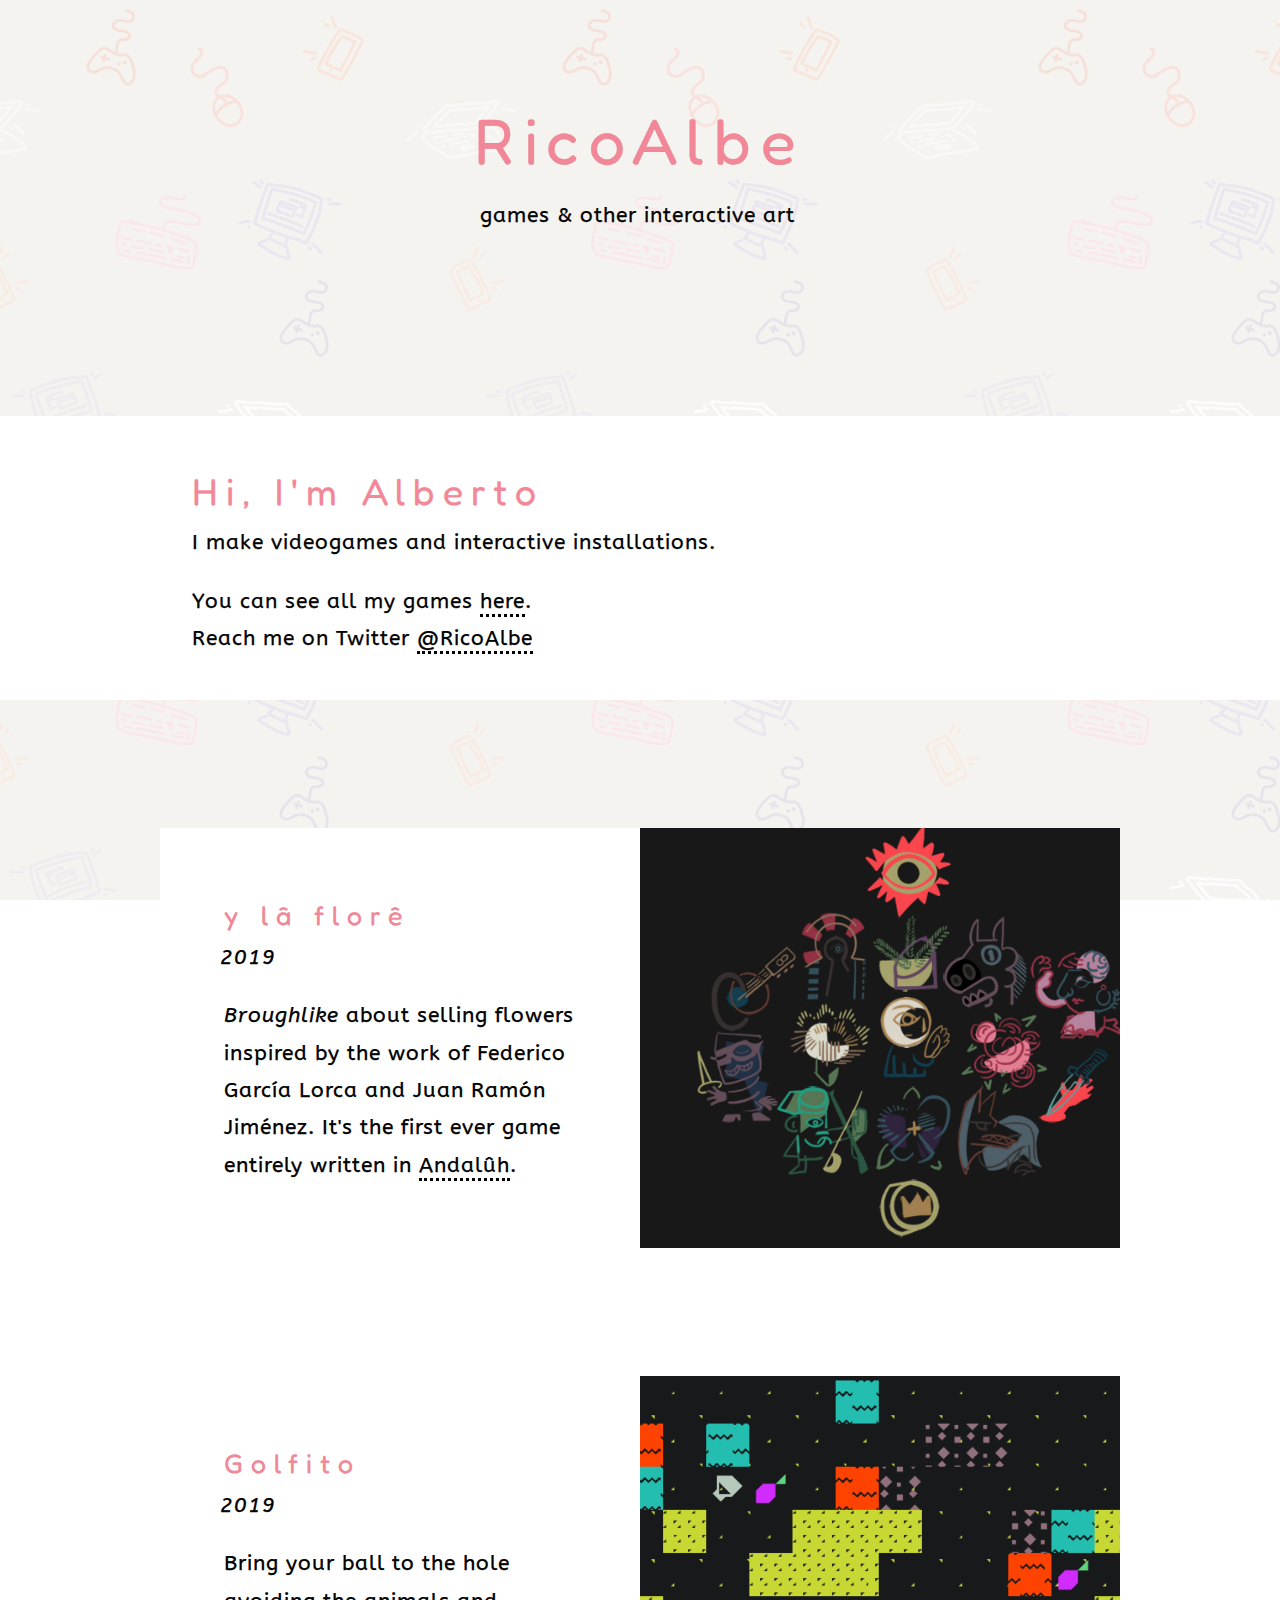
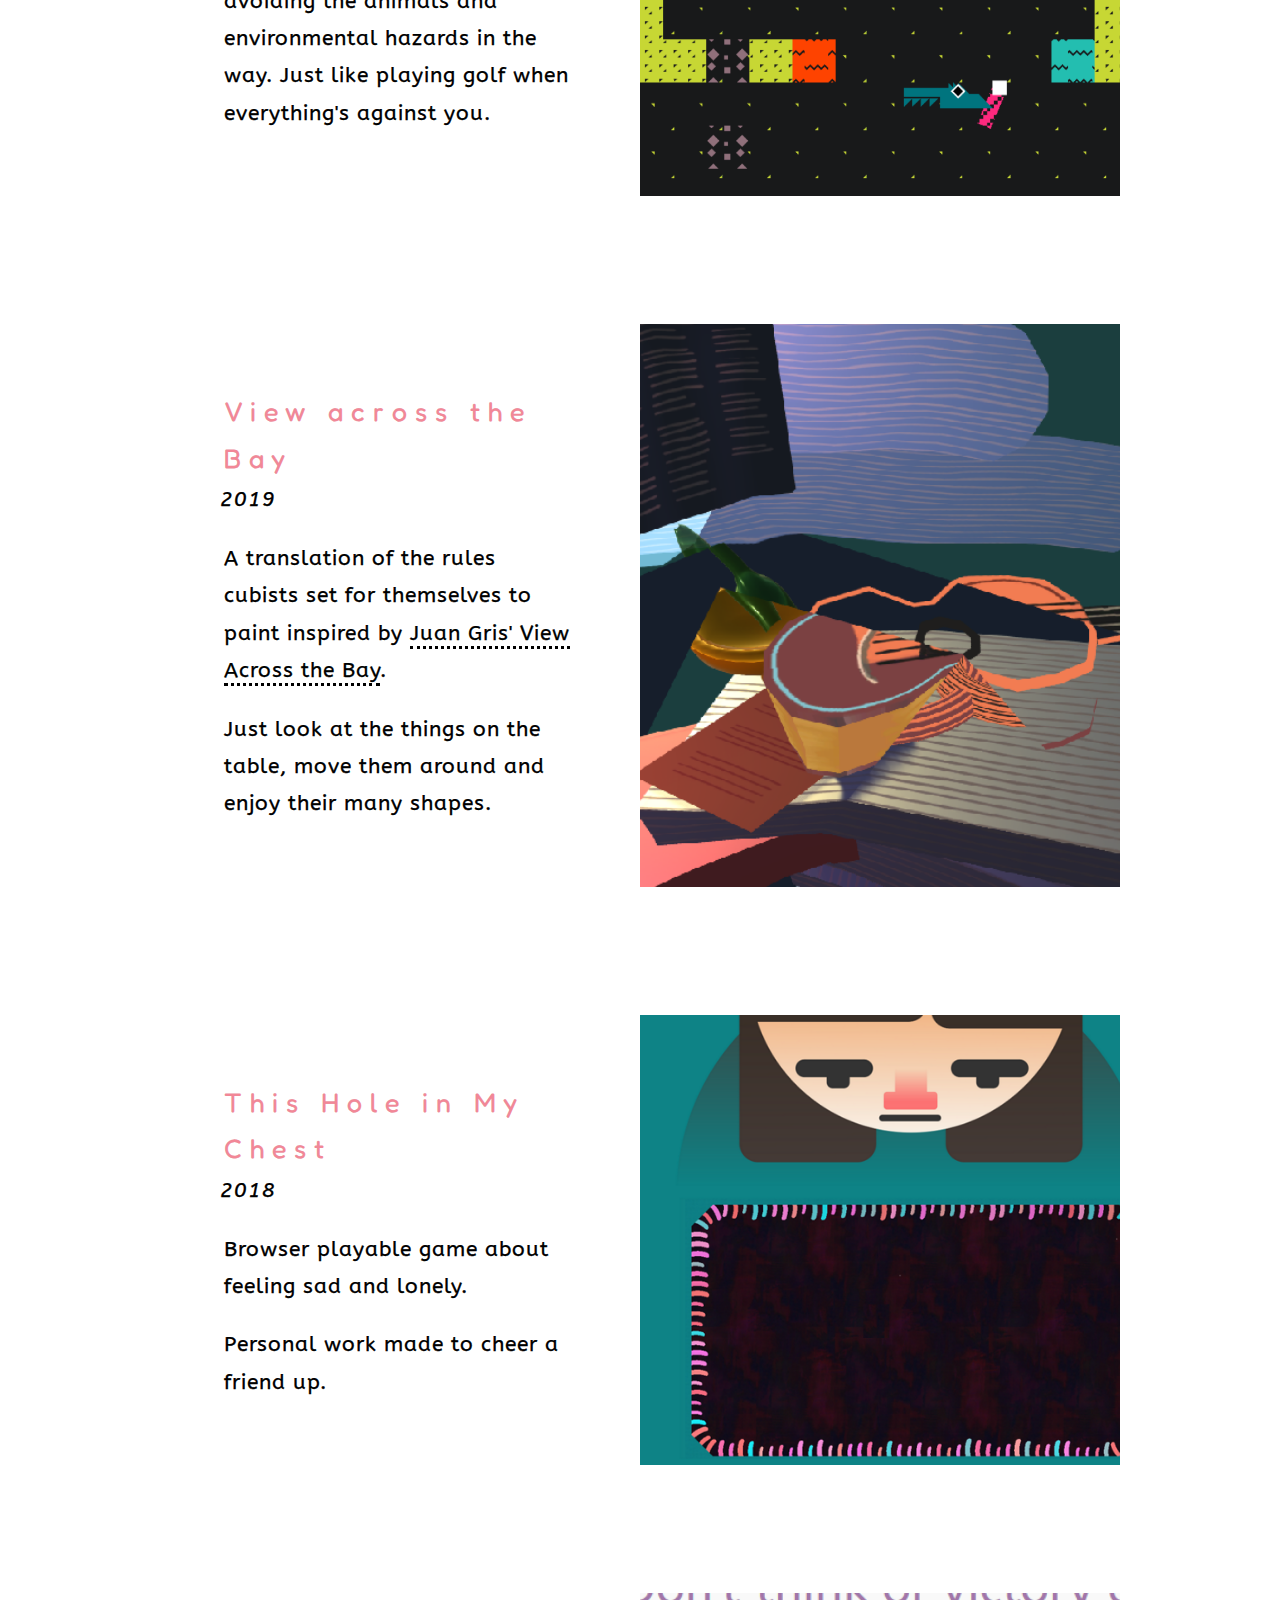
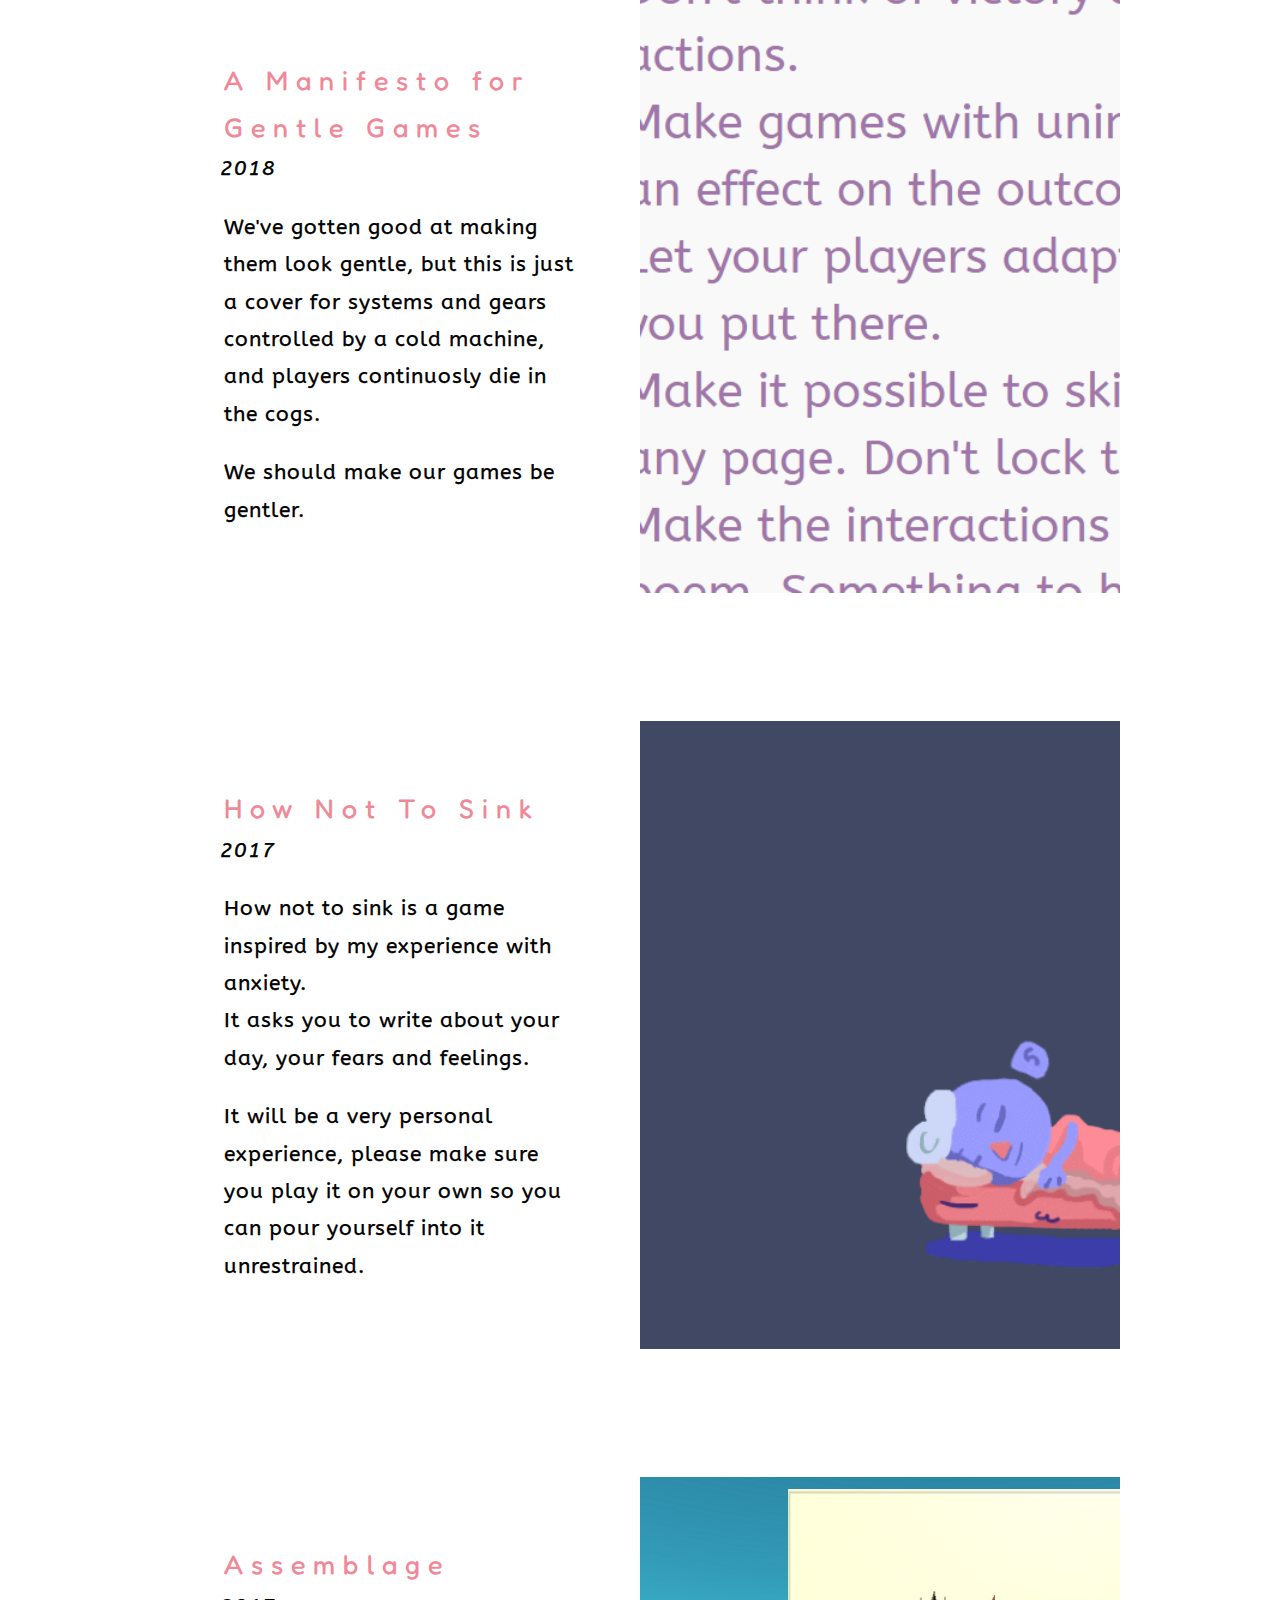
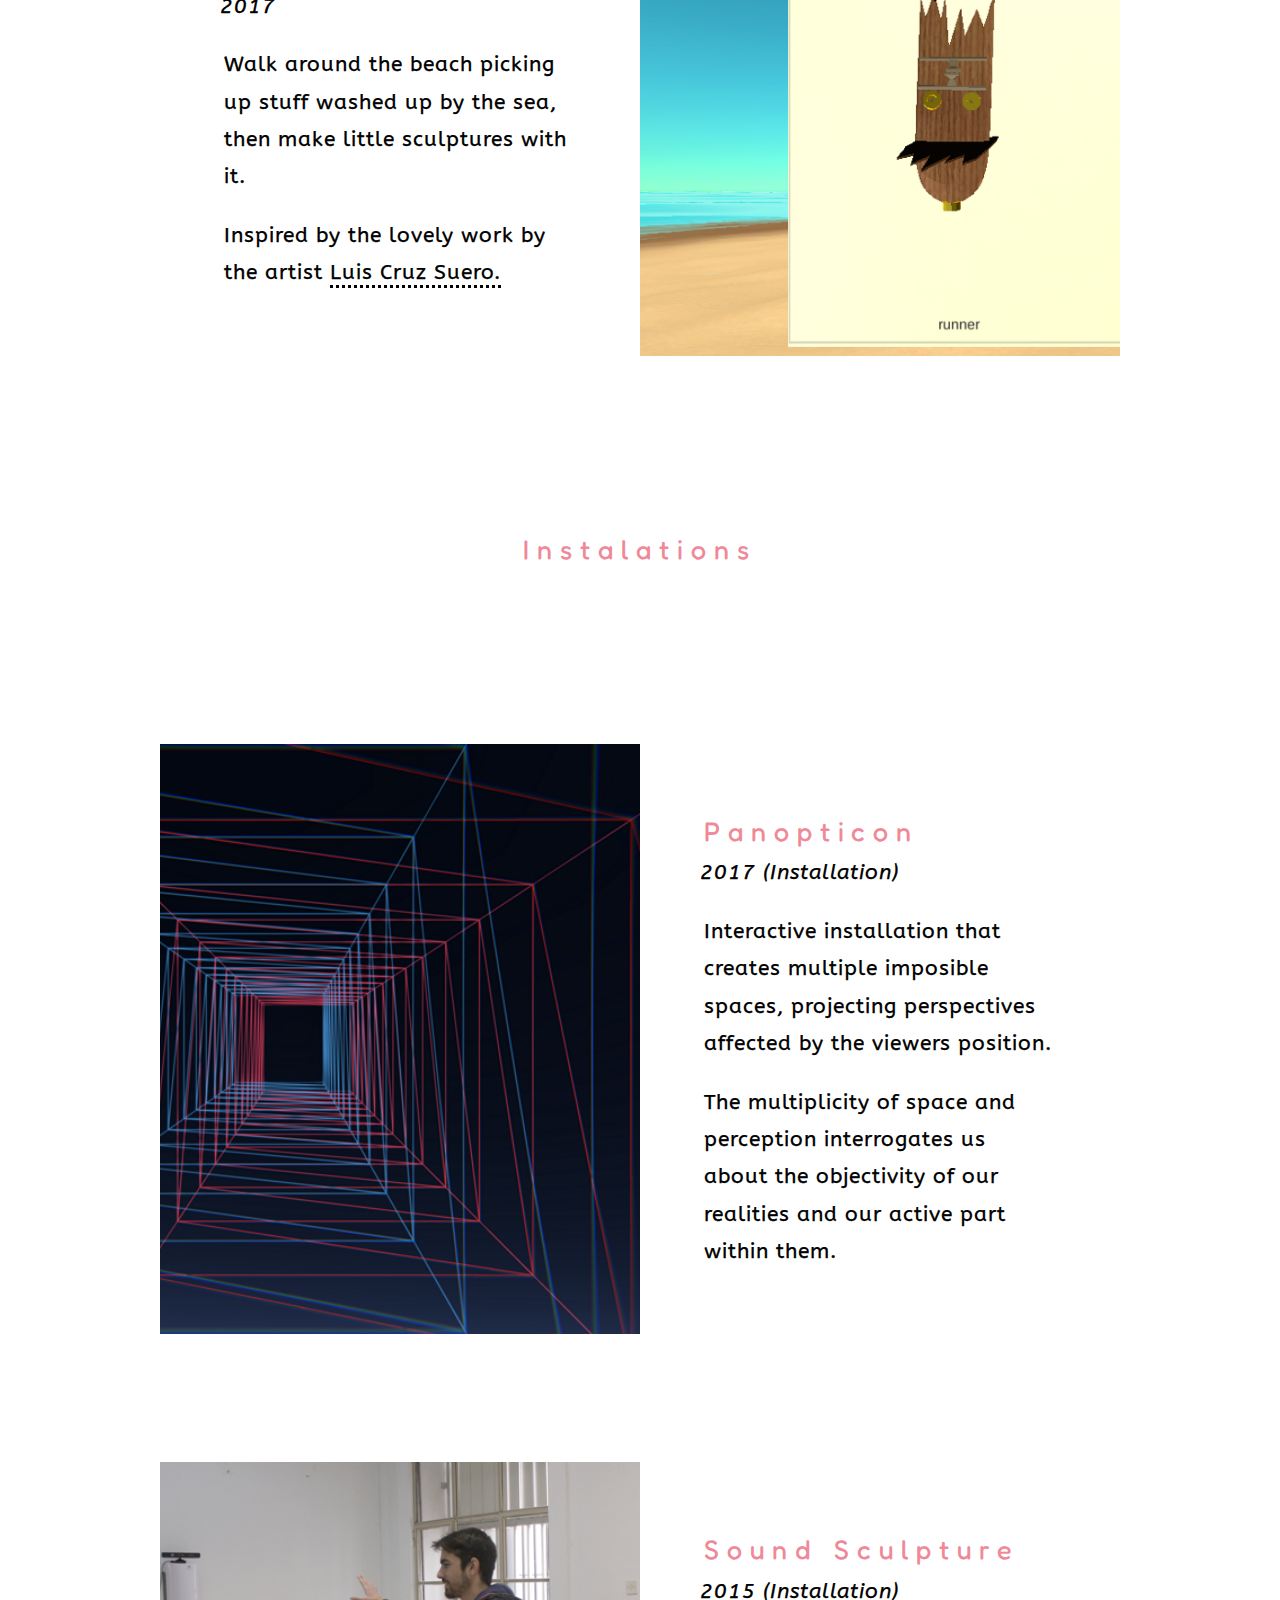
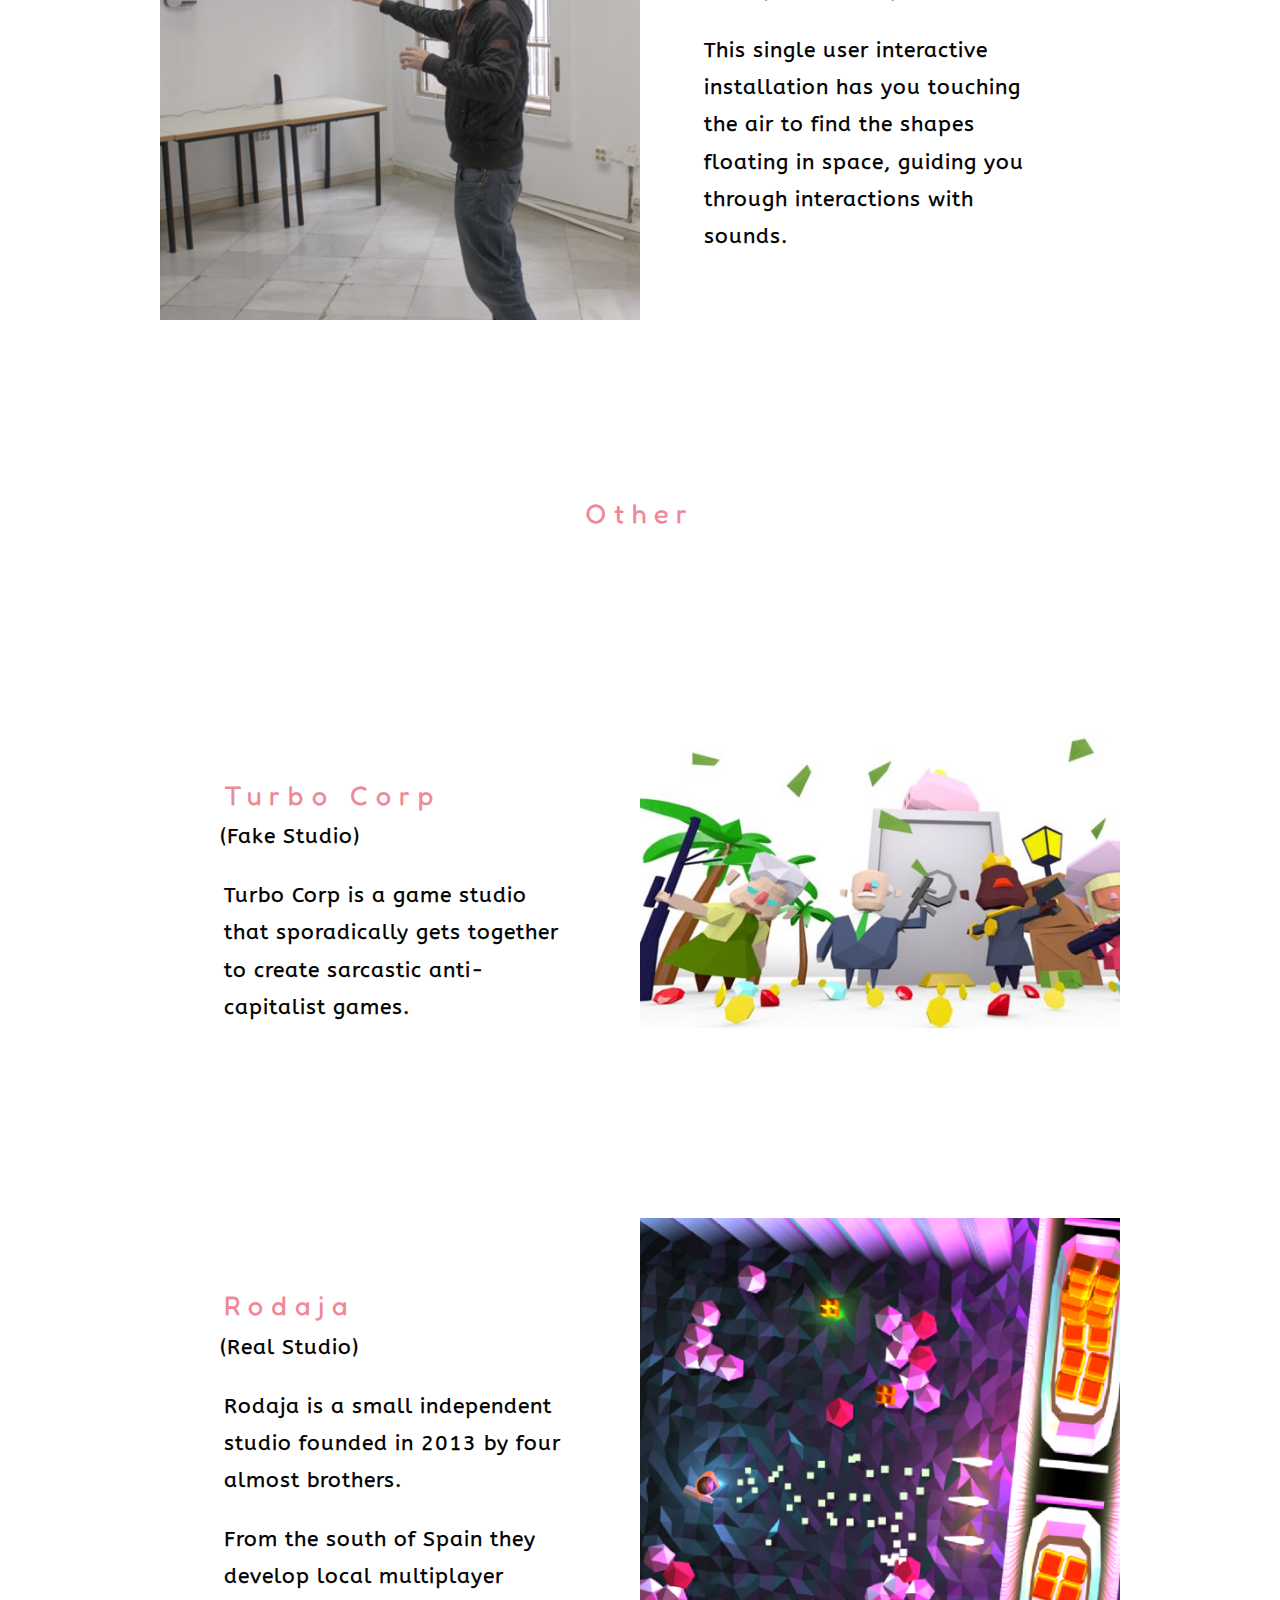
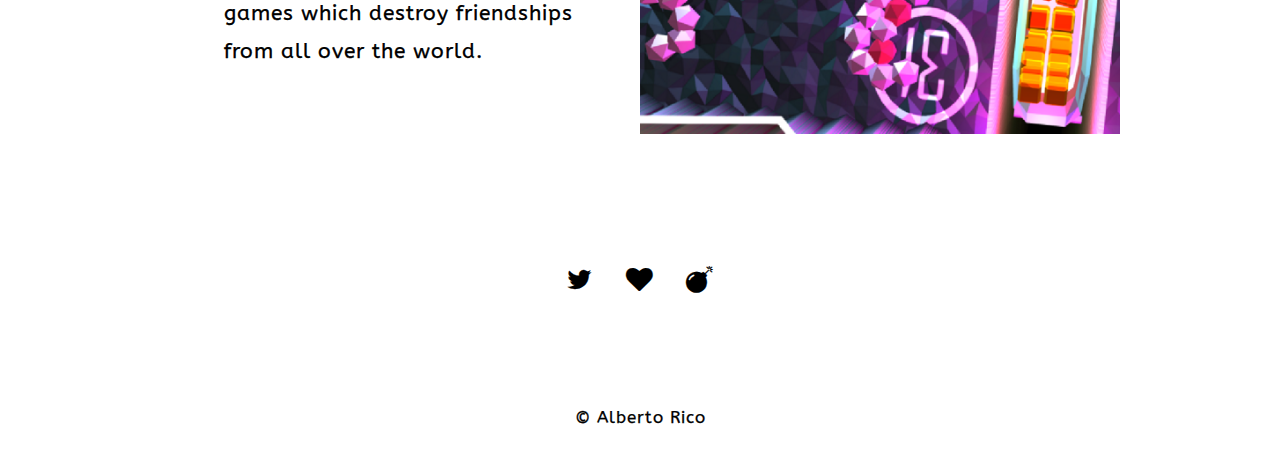
<file: index.html>
<!DOCTYPE HTML>
<!--
	Overflow by HTML5 UP
	html5up.net | @ajlkn
	Free for personal and commercial use under the CCA 3.0 license (html5up.net/license)
-->
<html>
	<head>
		<title>RicoAlbe</title>
		<meta charset="utf-8" />
		<meta name="viewport" content="width=device-width, initial-scale=1, user-scalable=no" />
		<link rel="stylesheet" href="assets/css/main.css" />
		<noscript><link rel="stylesheet" href="assets/css/noscript.css" /></noscript>
	</head>
	<body class="is-preload">

		<!-- Header -->
			<section id="header">
				<header>
					<h1><a href="http://ricoal.be">RicoAlbe</a></h1>
					<p>games & other interactive art</p>
				</header>

			</section>

		<!-- Banner -->
			<section id="banner">
				<header>
					<h2>Hi, I'm Alberto</h2>
				<p>
					I make videogames and interactive installations.
				</p>
				</header>
				<p>
					You can see all my games <a href="http://ricoalbe.itch.io">here</a>.
					<br/>
					Reach me on Twitter <a href="http://twitter.com/ricoalbe">@RicoAlbe</a>

				<br /></p>
			</section>

			<section id="videogames">

		<article class="container box style1 left">
			<a href="https://ricoalbe.itch.io/ylaflore" class="image fit"><img src="images/broguito.png" alt="" /></a>
			<div class="inner">
				<header>
					<h2>y lâ florê</h2>
					<p><i>2019</i></p>
				</header>
				<p> <i>Broughlike</i> about selling flowers inspired by the work of Federico García Lorca and Juan Ramón Jiménez. It's the first ever game entirely written in <a href="https://www.diariodesevilla.es/andalucia/primer-videojuego-andaluh-anzaluz-EPA_0_1365163990.html">Andalûh</a>.</p>
			</div>
		</article>


		<article class="container box style1 left">
			<a href="https://ricoalbe.itch.io/golfito" class="image fit"><img src="images/golfito.png" alt="" /></a>
			<div class="inner">
				<header>
					<h2>Golfito</h2>
					<p><i>2019</i></p>
				</header>
				<p> Bring your ball to the hole avoiding the animals and environmental hazards in the way. Just like playing golf when everything's against you.</p>
			</div>
		</article>

		<article class="container box style1 left">
			<a href="https://ricoalbe.itch.io/view" class="image fit"><img src="images/viewAcross.png" alt="" /></a>
			<div class="inner">
				<header>
					<h2>View across the Bay</h2>
					<p><i>2019</i></p>
				</header>
				<p>A translation of the rules cubists set for themselves to paint inspired by <a href="https://www.wikiart.org/en/juan-gris/view-across-the-bay-1921/">Juan Gris' View Across the Bay</a>.</p><p> Just look at the things on the table, move them around and enjoy their many shapes.</p>
			</div>
		</article>

		<!-- Feature 1 -->
			<article id="first" class="container box style1 left">
				<a href="https://ricoalbe.itch.io/this-hole" class="image fit"><img src="images/hole.png" alt="" /></a>
				<div class="inner">
					<header>
						<h2>This Hole in My Chest</h2>
						<p><i>2018</i></p>
					</header>
					<p>Browser playable game about feeling sad and lonely. </p><p>Personal work made to cheer a friend up.</p>
				</div>
			</article>


			<article class="container box style1 left">
				<a href="https://ricoalbe.itch.io/gentle-games-manifesto" class="image fit"><img src="images/gentle.png" alt="" /></a>
				<div class="inner">
					<header>
						<h2>A Manifesto for Gentle Games</h2>
						<p><i>2018</i></p>
					</header>
					<p>We've gotten good at making them look gentle, but this is just a cover for systems and gears controlled by a cold machine, and players continuosly die in the cogs.</p><p>We should make our games be gentler.</p>
				</div>
			</article>

		<!-- Feature 2 -->
			<article class="container box style1 left">
				<a href="https://ricoalbe.itch.io/how-not-to-sink" class="image fit"><img src="images/hownot.png" alt="" /></a>
				<div class="inner">
					<header>
						<h2>How Not To Sink</h2>
						<p><i>2017</i></p>
					</header>
					<p>How not to sink is a game inspired by my experience with anxiety.<br/>It asks you to write about your day, your fears and feelings.</p><p>It will be a very personal experience, please make sure you play it on your own so you can pour yourself into it unrestrained.</p>
				</div>
			</article>

			<article class="container box style1 left">
				<a href="https://ricoalbe.itch.io/assemblage" class="image fit"><img src="images/assemblage.png" alt="" /></a>
				<div class="inner">
					<header>
						<h2>Assemblage</h2>
						<p><i>2017</i></p>
					</header>
					<p>Walk around the beach picking up stuff washed up by the sea, then make little sculptures with it.</p>
						<p> Inspired by the lovely work by the artist <a href="https://www.facebook.com/LuisCruzSueroAssemblage/">Luis Cruz Suero.</a></p>
				</div>
			</article>
		</section>

			<article class="container box style2">
				<header>
					<h2>Instalations</h2>
				</header>
			</article>

			<section id="installations">

			<article class="container box style1 right">
				<a href="http://ricoal.be/panopticon" class="image fit"><img src="images/panop.png" alt="" /></a>
				<div class="inner">
					<header>
						<h2>Panopticon</h2>
						<p><i>2017 (Installation)</i></p>
					</header>
					<p>Interactive installation that creates multiple imposible spaces, projecting perspectives affected by the viewers position.</p>
					<p>The multiplicity of space and perception interrogates us about the objectivity of our realities and our active part within them.</p>
				</div>
			</article>

			<article class="container box style1 right">
				<a href="http://ricoal.be/soundSculpture" class="image fit"><img src="images/urna-small.png" alt="" /></a>
				<div class="inner">
					<header>
						<h2>Sound Sculpture</h2>
						<p><i>2015 (Installation)</i></p>
					</header>
					<p>This single user interactive installation has you touching the air to find the shapes floating in space, guiding you through interactions with sounds.</p>
				</div>
			</article>
			</section>

			<article class="container box style2">
				<header>
					<h2>Other</h2>
				</header>
			</article>

			<article class="container box style1 left">
				<a href="https://turbocorp.itch.io" class="image fit"><img src="images/turbocorp.jpg" alt="" /></a>
				<div class="inner">
					<header>
						<h2>Turbo Corp</h2>
						<p>(Fake Studio)</p>
					</header>
					<p>Turbo Corp is a game studio that sporadically gets together to create sarcastic anti-capitalist games.</p>
				</div>
			</article>

			<article class="container box style1 left">
				<a href="http://www.rodaja.es" class="image fit"><img src="images/rodaja.png" alt="" /></a>
				<div class="inner">
					<header>
						<h2>Rodaja</h2>
						<p>(Real Studio)</p>
					</header>
					<p>Rodaja is a small independent studio founded in 2013 by four almost brothers.</p> <p>From the south of Spain they develop local multiplayer games which destroy friendships from all over the world.</p>
				</div>
			</article>

		<section id="footer">
			<ul class="icons">
				<li><a href="http://twitter.com/ricoalbe" class="icon fa-twitter"><span class="label">Twitter</span></a></li>
				<li><a href="https://ricoalbe.itch.io" class="icon fa-heart"><span class="label">itch.io</span></a></li>
				<li><a href="http://rodaja.es" class="icon fa-bomb"><span class="label">Studio</span></a></li>
			</ul>
			<div class="copyright">
				<ul class="menu">
					<li>&copy; Alberto Rico</li>
				</ul>
			</div>
		</section>

		<!-- Scripts -->
			<script src="assets/js/jquery.min.js"></script>
			<script src="assets/js/jquery.scrolly.min.js"></script>
			<script src="assets/js/jquery.poptrox.min.js"></script>
			<script src="assets/js/browser.min.js"></script>
			<script src="assets/js/breakpoints.min.js"></script>
			<script src="assets/js/util.js"></script>
			<script src="assets/js/main.js"></script>

	</body>
</html>
</file>
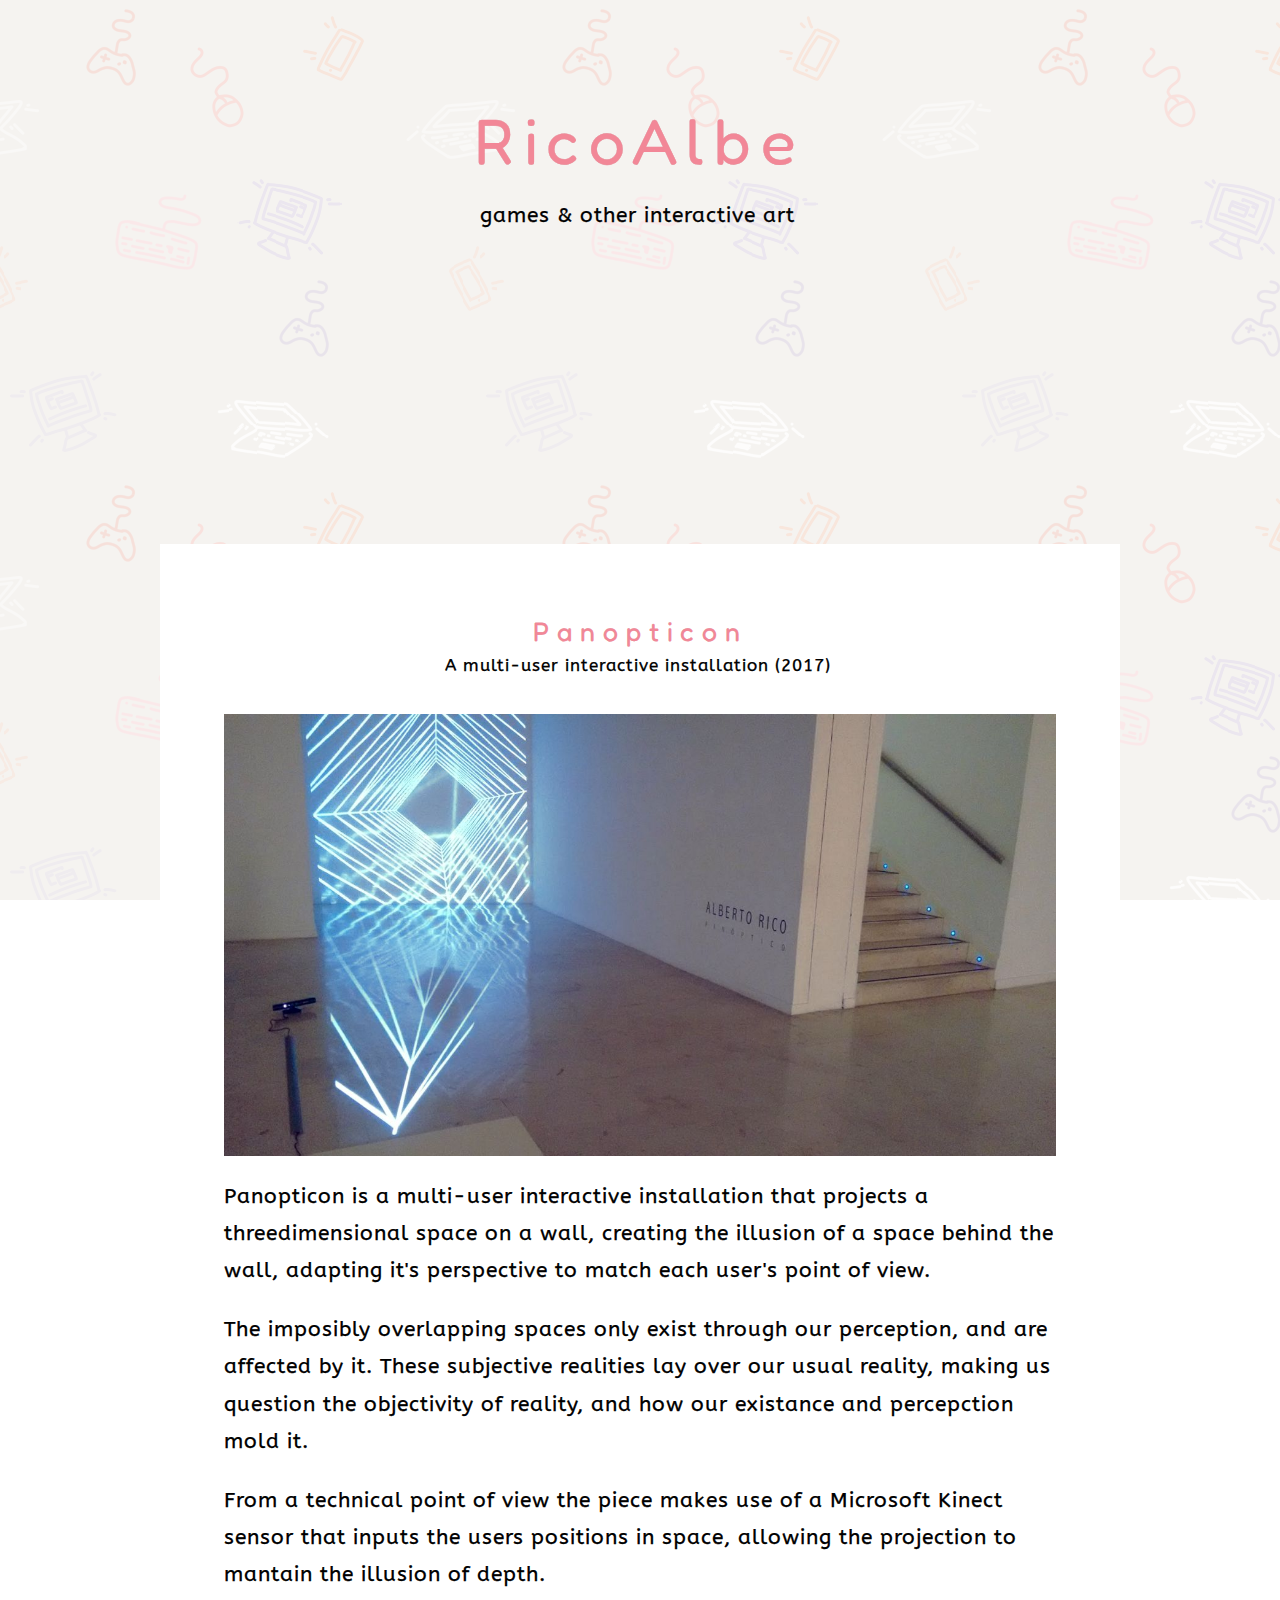
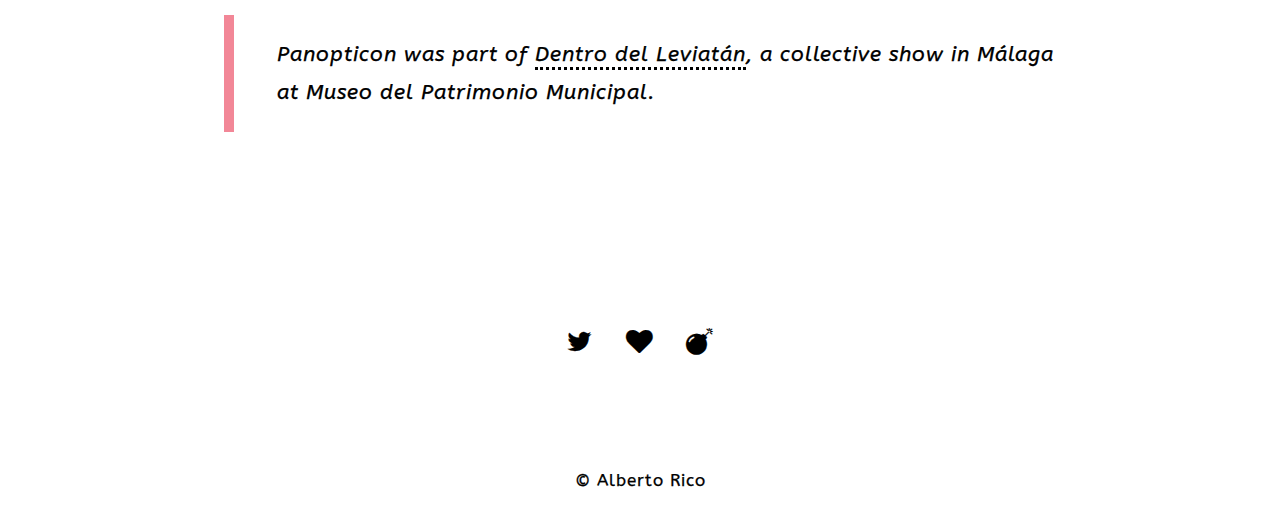
<file: panopticon.html>
<!DOCTYPE HTML>
<!--
	Overflow by HTML5 UP
	html5up.net | @ajlkn
	Free for personal and commercial use under the CCA 3.0 license (html5up.net/license)
-->
<html>
	<head>
		<title>Panopticon - RicoAlbe</title>
		<meta charset="utf-8" />
		<meta name="viewport" content="width=device-width, initial-scale=1, user-scalable=no" />
		<link rel="stylesheet" href="assets/css/main.css" />
		<noscript><link rel="stylesheet" href="assets/css/noscript.css" /></noscript>
	</head>
	<body class="is-preload">

		<!-- Header -->
			<section id="header">
				<header>
					<h1><a href="http://ricoal.be">RicoAlbe</a></h1>
					<p>games & other interactive art</p>
				</header>

			</section>



	
	<!-- Generic -->
		
			<article class="container box style3">
				<section>
					<header>
						<h2>Panopticon</h2>
						<p><sup>A multi-user interactive installation (2017)</sup></p>
					</header>
					<p class="image fit"><img src="images/panoptico.jpg" alt="" /></p>
					<p>Panopticon is a multi-user interactive installation that projects a threedimensional space on a wall, creating the illusion of a space behind the wall, adapting it's perspective to match each user's point of view.</p>
					<p>The imposibly overlapping spaces only exist through our perception, and are affected by it. These subjective realities lay over our usual reality, making us question the objectivity of reality, and how our existance and percepction mold it.</p>
					<p>From a technical point of view the piece makes use of a Microsoft Kinect sensor that inputs the users positions in space, allowing the projection to mantain the illusion of depth.
					<blockquote><p>Panopticon was part of <a href="https://www.diariosur.es/culturas/mupam-acoge-exposicion-20170926143945-nt.html">Dentro del Leviatán</a>, a collective show in Málaga at <i>Museo del Patrimonio Municipal</i>.</p></blockquote>
				</section>
				
				
			</article>

			





		<section id="footer">
			<ul class="icons">
				<li><a href="http://twitter.com/ricoalbe" class="icon fa-twitter"><span class="label">Twitter</span></a></li>
				<li><a href="https://ricoalbe.itch.io" class="icon fa-heart"><span class="label">itch.io</span></a></li>
				<li><a href="http://rodaja.es" class="icon fa-bomb"><span class="label">Studio</span></a></li>
			</ul>
			<div class="copyright">
				<ul class="menu">
					<li>&copy; Alberto Rico</li>
				</ul>
			</div>
		</section>

		<!-- Scripts -->
			<script src="assets/js/jquery.min.js"></script>
			<script src="assets/js/jquery.scrolly.min.js"></script>
			<script src="assets/js/jquery.poptrox.min.js"></script>
			<script src="assets/js/browser.min.js"></script>
			<script src="assets/js/breakpoints.min.js"></script>
			<script src="assets/js/util.js"></script>
			<script src="assets/js/main.js"></script>

	</body>
</html>
</file>
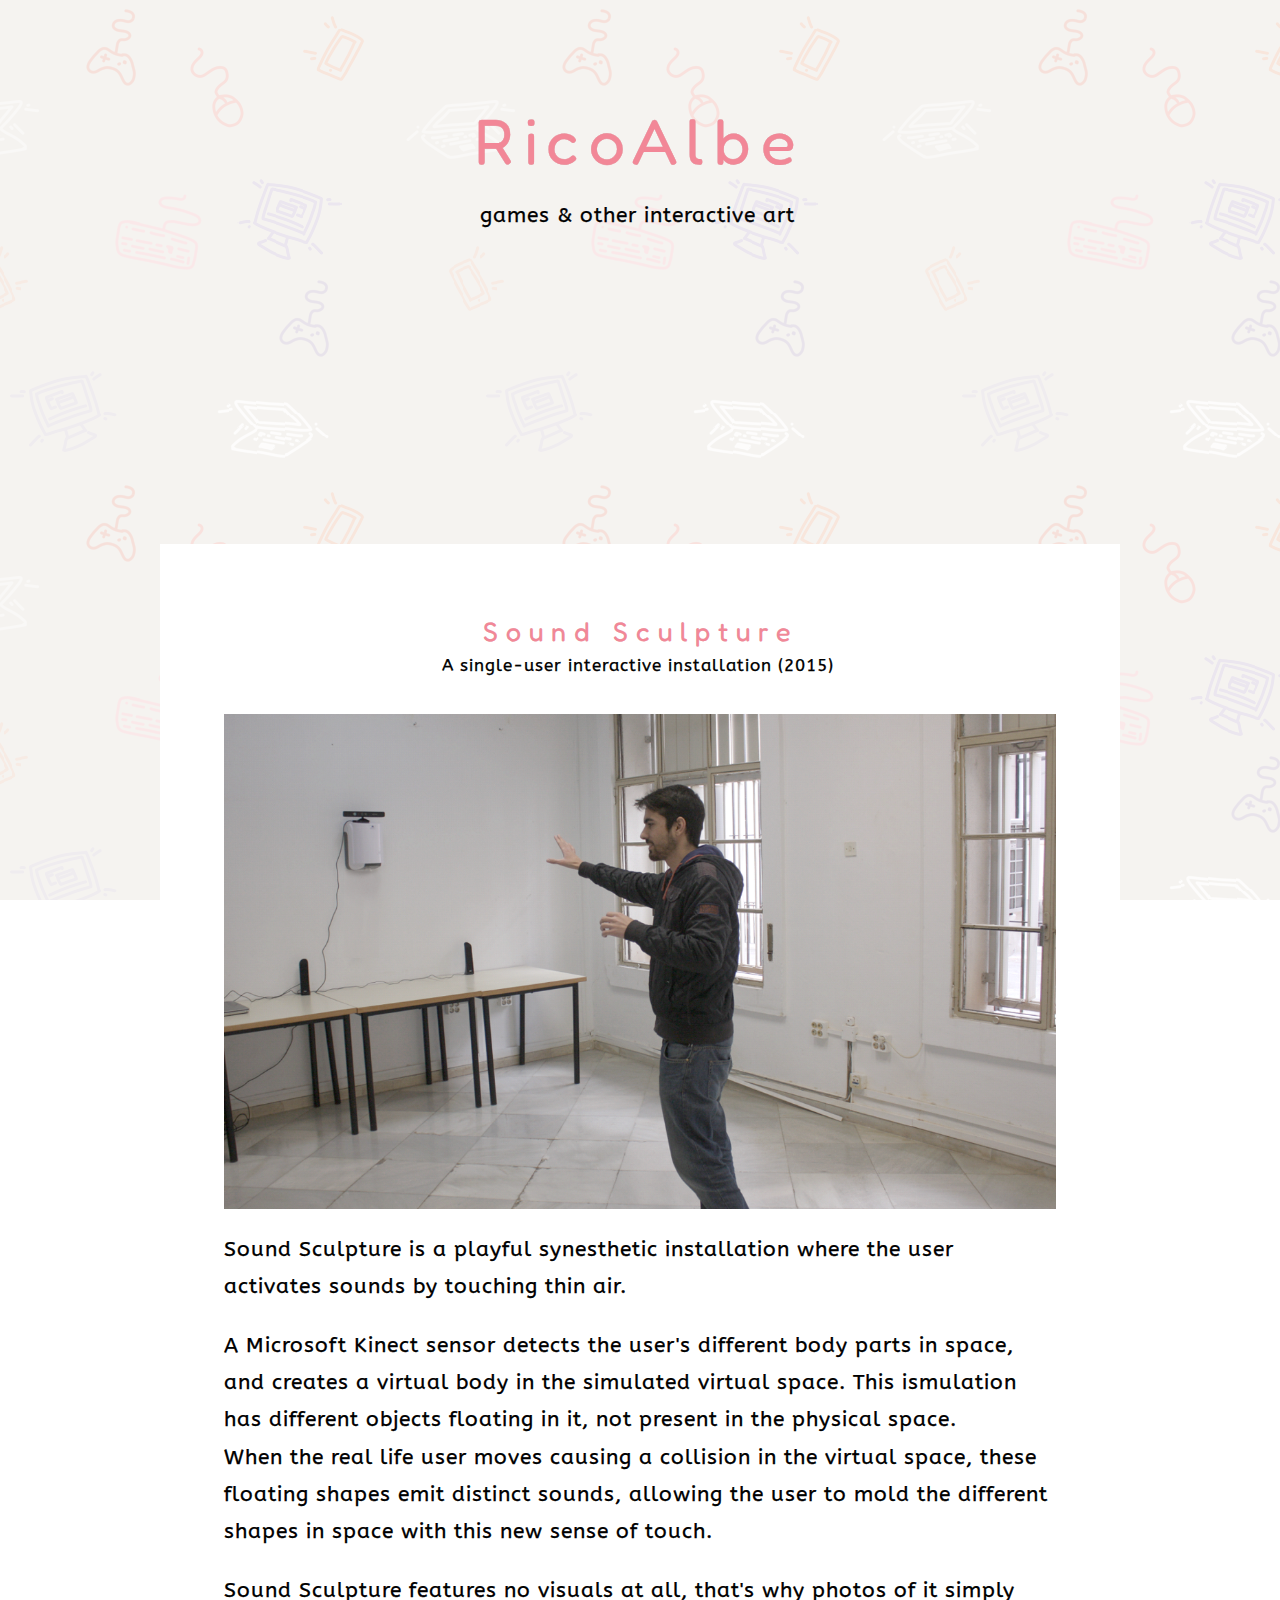
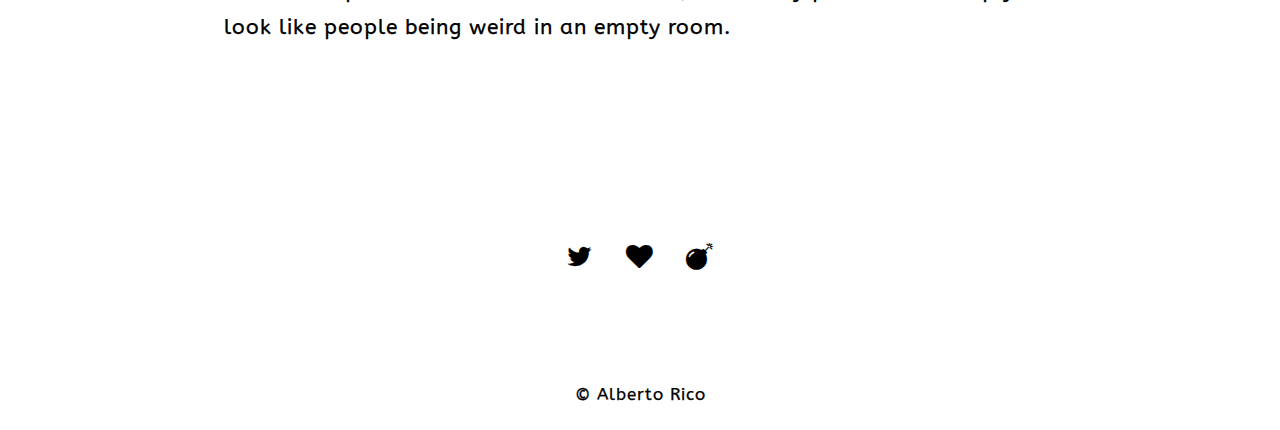
<file: soundSculpture.html>
<!DOCTYPE HTML>
<!--
	Overflow by HTML5 UP
	html5up.net | @ajlkn
	Free for personal and commercial use under the CCA 3.0 license (html5up.net/license)
-->
<html>
	<head>
		<title>Panopticon - RicoAlbe</title>
		<meta charset="utf-8" />
		<meta name="viewport" content="width=device-width, initial-scale=1, user-scalable=no" />
		<link rel="stylesheet" href="assets/css/main.css" />
		<noscript><link rel="stylesheet" href="assets/css/noscript.css" /></noscript>
	</head>
	<body class="is-preload">

		<!-- Header -->
			<section id="header">
				<header>
					<h1><a href="http://ricoal.be">RicoAlbe</a></h1>
					<p>games & other interactive art</p>
				</header>

			</section>



	
	<!-- Generic -->
		
			<article class="container box style3">
				<section>
					<header>
						<h2>Sound Sculpture</h2>
						<p><sup>A single-user interactive installation (2015)</sup></p>
					</header>
					<p class="image fit"><img src="images/urna.png" alt="" /></p>
					<p>Sound Sculpture is a playful synesthetic installation where the user activates sounds by touching thin air.
						</p><p>
						A Microsoft Kinect sensor detects the user's different body parts in space, and creates a virtual body in the simulated virtual space. This ismulation has different objects floating in it, not present in the physical space.<br/>When the real life user moves causing a collision in the virtual space, these floating shapes emit distinct sounds, allowing the user to mold the different shapes in space with this new sense of touch.
						<p>Sound Sculpture features no visuals at all, that's why photos of it simply look like people being weird in an empty room.

					</p>
				</section>
				
				
			</article>

			





		<section id="footer">
			<ul class="icons">
				<li><a href="http://twitter.com/ricoalbe" class="icon fa-twitter"><span class="label">Twitter</span></a></li>
				<li><a href="https://ricoalbe.itch.io" class="icon fa-heart"><span class="label">itch.io</span></a></li>
				<li><a href="http://rodaja.es" class="icon fa-bomb"><span class="label">Studio</span></a></li>
			</ul>
			<div class="copyright">
				<ul class="menu">
					<li>&copy; Alberto Rico</li>
				</ul>
			</div>
		</section>

		<!-- Scripts -->
			<script src="assets/js/jquery.min.js"></script>
			<script src="assets/js/jquery.scrolly.min.js"></script>
			<script src="assets/js/jquery.poptrox.min.js"></script>
			<script src="assets/js/browser.min.js"></script>
			<script src="assets/js/breakpoints.min.js"></script>
			<script src="assets/js/util.js"></script>
			<script src="assets/js/main.js"></script>

	</body>
</html>
</file>
<file: assets/css/noscript.css>
/*
	Overflow by HTML5 UP
	html5up.net | @ajlkn
	Free for personal and commercial use under the CCA 3.0 license (html5up.net/license)
*/

/* Header */

	body.is-preload #header {
		opacity: 1;
	}

		body.is-preload #header footer {
			-moz-transform: none;
			-webkit-transform: none;
			-ms-transform: none;
			transform: none;
			opacity: 1;
		}
</file>
<file: assets/css/main.css>
@import url("https://fonts.googleapis.com/css?family=ABeeZee|Fredoka+One:300,300italic,400,600");
@import url("font-awesome.min.css");

/*
	Overflow by HTML5 UP
	html5up.net | @ajlkn
	Free for personal and commercial use under the CCA 3.0 license (html5up.net/license)
*/

html, body, div, span, applet, object,
iframe, h1, h2, h3, h4, h5, h6, p, blockquote,
pre, a, abbr, acronym, address, big, cite,
code, del, dfn, em, img, ins, kbd, q, s, samp,
small, strike, strong, sub, sup, tt, var, b,
u, i, center, dl, dt, dd, ol, ul, li, fieldset,
form, label, legend, table, caption, tbody,
tfoot, thead, tr, th, td, article, aside,
canvas, details, embed, figure, figcaption,
footer, header, hgroup, menu, nav, output, ruby,
section, summary, time, mark, audio, video {
	margin: 0;
	padding: 0;
	border: 0;
	font-size: 100%;
	font: inherit;
	vertical-align: baseline;}

article, aside, details, figcaption, figure,
footer, header, hgroup, menu, nav, section {
	display: block;}

body {

	line-height: 1;
}

::selection{
	background: #f28797;
	color: #f9f9f9;
}

ol, ul {
	list-style: none;
}

blockquote, q {
	quotes: none;
}

	blockquote:before, blockquote:after, q:before, q:after {
		content: '';
		content: none;
	}

table {
	border-collapse: collapse;
	border-spacing: 0;
}

body {
	-webkit-text-size-adjust: none;
}

mark {
	background-color: transparent;
	color: inherit;
}

input::-moz-focus-inner {
	border: 0;
	padding: 0;
}

input, select, textarea {
	-moz-appearance: none;
	-webkit-appearance: none;
	-ms-appearance: none;
	appearance: none;
}

/* Basic */

	html {
		box-sizing: border-box;
	}

	*, *:before, *:after {
		box-sizing: inherit;
	}

	body {
		/*background-color: #183026;*/
		/*background-image: url("images/overlay.png"), url("../../images/bg.jpg");*/
		background-image: url("images/fondo.png");
		background-repeat: repeat;
		background-size: auto;
		background-position: top left, center 0;
		background-attachment: fixed, fixed;
		font-family: 'ABeeZee', sans-serif;
		font-size: 18pt;
		line-height: 1.75em;
		font-weight: 300;
		letter-spacing: 1px;
		color: #3F3B39;
		text-shadow: 0 0 0.5px rgba(58, 57, 57, 0.25);
		-webkit-text-stroke: 0.25px;
	}

		body.is-scroll {
			background-attachment: scroll, scroll;
			background-size: auto, 100% auto;
		}


	input, textarea, select {
		font-family: 'ABeeZee', sans-serif;
		font-size: 18pt;
		line-height: 1.75em;
		font-weight: 300;
		letter-spacing: 1px;
		color: #a175a9;
		text-shadow: 0 0 0.5px rgba(58, 57, 57, 0.25);
		-webkit-text-stroke: 0.25px;
	}

	h1, h2, h3, h4, h5, h6 {
		color: #f28797;
		font-weight: 400;
		line-height: 1.75em;
	}

	h1 a, h2 a, h3 a, h4 a, h5 a, h6 a {
		color: #f28797;
		text-decoration: none;
		border-bottom-width: 0;
	}

	h1 a:hover{
		border-bottom-width: 0;
	}

	h2 {
		font-size: 1.25em;
		letter-spacing: 8px;
	}

	h3 {
		font-size: 1em;
		letter-spacing: 5px;
	}

	strong, b {
		font-weight: 400;
	}

	em, i {
		font-style: italic;
	}

	a {
		color: inherit;
		text-shadow: 0 0 0.5px rgba(53, 184, 143, 0.25);
		text-decoration: none;
		border-bottom: dotted 0.15em;
	}

		a:hover {
			border-bottom: dotted 0.15em #f28797;
		}

	sub {
		position: relative;
		top: 0.5em;
		font-size: 0.8em;
	}

	sup {
		position: relative;
		top: -0.5em;
		font-size: 0.8em;
	}

	hr {
		border: 0;
		border-top: solid 1px #dad9d9;
		margin: 2em 0 2em 0;
	}

	blockquote {
		border-left: solid 0.5em #f28797;
		padding: 1em 0 1em 2em;
		font-style: italic;
	}

	p, ul, ol, dl, table {
		font-family: 'ABeeZee', sans-serif;
		margin-bottom: 1em;
		color: #000;
	}

	header {
		margin-bottom: 1em;
		font-family: 'Fredoka One', sans-serif;
	}

		header p {
			display: block;
			margin: 0 0 0 -0.2em;
			padding: 0 0 0 0;
			color: #000;
		}

	footer {
		margin-top: 1em;
	}

	br.clear {
		clear: both;
	}

/* Container */

	.container {
		margin: 0 auto;
		max-width: 100%;
		width: 1140px;
	}

		@media screen and (max-width: 1680px) {

			.container {
				width: 960px;
			}

		}

		@media screen and (max-width: 1080px) {

			.container {
				width: 95%;
			}

		}

/* Row */

	.row {
		display: flex;
		flex-wrap: wrap;
		box-sizing: border-box;
		align-items: stretch;
	}

		.row > * {
			box-sizing: border-box;
		}

		.row.gtr-uniform > * > :last-child {
			margin-bottom: 0;
		}

		.row.aln-left {
			justify-content: flex-start;
		}

		.row.aln-center {
			justify-content: center;
		}

		.row.aln-right {
			justify-content: flex-end;
		}

		.row.aln-top {
			align-items: flex-start;
		}

		.row.aln-middle {
			align-items: center;
		}

		.row.aln-bottom {
			align-items: flex-end;
		}

		.row > .imp {
			order: -1;
		}

		.row > .col-1 {
			width: 8.3333333333%;
		}

		.row > .off-1 {
			margin-left: 8.3333333333%;
		}

		.row > .col-2 {
			width: 16.6666666667%;
		}

		.row > .off-2 {
			margin-left: 16.6666666667%;
		}

		.row > .col-3 {
			width: 25%;
		}

		.row > .off-3 {
			margin-left: 25%;
		}

		.row > .col-4 {
			width: 33.3333333333%;
		}

		.row > .off-4 {
			margin-left: 33.3333333333%;
		}

		.row > .col-5 {
			width: 41.6666666667%;
		}

		.row > .off-5 {
			margin-left: 41.6666666667%;
		}

		.row > .col-6 {
			width: 50%;
		}

		.row > .off-6 {
			margin-left: 50%;
		}

		.row > .col-7 {
			width: 58.3333333333%;
		}

		.row > .off-7 {
			margin-left: 58.3333333333%;
		}

		.row > .col-8 {
			width: 66.6666666667%;
		}

		.row > .off-8 {
			margin-left: 66.6666666667%;
		}

		.row > .col-9 {
			width: 75%;
		}

		.row > .off-9 {
			margin-left: 75%;
		}

		.row > .col-10 {
			width: 83.3333333333%;
		}

		.row > .off-10 {
			margin-left: 83.3333333333%;
		}

		.row > .col-11 {
			width: 91.6666666667%;
		}

		.row > .off-11 {
			margin-left: 91.6666666667%;
		}

		.row > .col-12 {
			width: 100%;
		}

		.row > .off-12 {
			margin-left: 100%;
		}

		.row.gtr-0 {
			margin-top: 0px;
			margin-left: 0px;
		}

			.row.gtr-0 > * {
				padding: 0px 0 0 0px;
			}

			.row.gtr-0.gtr-uniform {
				margin-top: 0px;
			}

				.row.gtr-0.gtr-uniform > * {
					padding-top: 0px;
				}

		.row.gtr-25 {
			margin-top: -10px;
			margin-left: -10px;
		}

			.row.gtr-25 > * {
				padding: 10px 0 0 10px;
			}

			.row.gtr-25.gtr-uniform {
				margin-top: -10px;
			}

				.row.gtr-25.gtr-uniform > * {
					padding-top: 10px;
				}

		.row.gtr-50 {
			margin-top: -20px;
			margin-left: -20px;
		}

			.row.gtr-50 > * {
				padding: 20px 0 0 20px;
			}

			.row.gtr-50.gtr-uniform {
				margin-top: -20px;
			}

				.row.gtr-50.gtr-uniform > * {
					padding-top: 20px;
				}

		.row {
			margin-top: -40px;
			margin-left: -40px;
		}

			.row > * {
				padding: 40px 0 0 40px;
			}

			.row.gtr-uniform {
				margin-top: -40px;
			}

				.row.gtr-uniform > * {
					padding-top: 40px;
				}

		.row.gtr-150 {
			margin-top: -60px;
			margin-left: -60px;
		}

			.row.gtr-150 > * {
				padding: 60px 0 0 60px;
			}

			.row.gtr-150.gtr-uniform {
				margin-top: -60px;
			}

				.row.gtr-150.gtr-uniform > * {
					padding-top: 60px;
				}

		.row.gtr-200 {
			margin-top: -80px;
			margin-left: -80px;
		}

			.row.gtr-200 > * {
				padding: 80px 0 0 80px;
			}

			.row.gtr-200.gtr-uniform {
				margin-top: -80px;
			}

				.row.gtr-200.gtr-uniform > * {
					padding-top: 80px;
				}

		@media screen and (max-width: 1680px) {

			.row {
				display: flex;
				flex-wrap: wrap;
				box-sizing: border-box;
				align-items: stretch;
			}

				.row > * {
					box-sizing: border-box;
				}

				.row.gtr-uniform > * > :last-child {
					margin-bottom: 0;
				}

				.row.aln-left {
					justify-content: flex-start;
				}

				.row.aln-center {
					justify-content: center;
				}

				.row.aln-right {
					justify-content: flex-end;
				}

				.row.aln-top {
					align-items: flex-start;
				}

				.row.aln-middle {
					align-items: center;
				}

				.row.aln-bottom {
					align-items: flex-end;
				}

				.row > .imp-wide {
					order: -1;
				}

				.row > .col-1-wide {
					width: 8.3333333333%;
				}

				.row > .off-1-wide {
					margin-left: 8.3333333333%;
				}

				.row > .col-2-wide {
					width: 16.6666666667%;
				}

				.row > .off-2-wide {
					margin-left: 16.6666666667%;
				}

				.row > .col-3-wide {
					width: 25%;
				}

				.row > .off-3-wide {
					margin-left: 25%;
				}

				.row > .col-4-wide {
					width: 33.3333333333%;
				}

				.row > .off-4-wide {
					margin-left: 33.3333333333%;
				}

				.row > .col-5-wide {
					width: 41.6666666667%;
				}

				.row > .off-5-wide {
					margin-left: 41.6666666667%;
				}

				.row > .col-6-wide {
					width: 50%;
				}

				.row > .off-6-wide {
					margin-left: 50%;
				}

				.row > .col-7-wide {
					width: 58.3333333333%;
				}

				.row > .off-7-wide {
					margin-left: 58.3333333333%;
				}

				.row > .col-8-wide {
					width: 66.6666666667%;
				}

				.row > .off-8-wide {
					margin-left: 66.6666666667%;
				}

				.row > .col-9-wide {
					width: 75%;
				}

				.row > .off-9-wide {
					margin-left: 75%;
				}

				.row > .col-10-wide {
					width: 83.3333333333%;
				}

				.row > .off-10-wide {
					margin-left: 83.3333333333%;
				}

				.row > .col-11-wide {
					width: 91.6666666667%;
				}

				.row > .off-11-wide {
					margin-left: 91.6666666667%;
				}

				.row > .col-12-wide {
					width: 100%;
				}

				.row > .off-12-wide {
					margin-left: 100%;
				}

				.row.gtr-0 {
					margin-top: 0px;
					margin-left: 0px;
				}

					.row.gtr-0 > * {
						padding: 0px 0 0 0px;
					}

					.row.gtr-0.gtr-uniform {
						margin-top: 0px;
					}

						.row.gtr-0.gtr-uniform > * {
							padding-top: 0px;
						}

				.row.gtr-25 {
					margin-top: -10px;
					margin-left: -10px;
				}

					.row.gtr-25 > * {
						padding: 10px 0 0 10px;
					}

					.row.gtr-25.gtr-uniform {
						margin-top: -10px;
					}

						.row.gtr-25.gtr-uniform > * {
							padding-top: 10px;
						}

				.row.gtr-50 {
					margin-top: -20px;
					margin-left: -20px;
				}

					.row.gtr-50 > * {
						padding: 20px 0 0 20px;
					}

					.row.gtr-50.gtr-uniform {
						margin-top: -20px;
					}

						.row.gtr-50.gtr-uniform > * {
							padding-top: 20px;
						}

				.row {
					margin-top: -40px;
					margin-left: -40px;
				}

					.row > * {
						padding: 40px 0 0 40px;
					}

					.row.gtr-uniform {
						margin-top: -40px;
					}

						.row.gtr-uniform > * {
							padding-top: 40px;
						}

				.row.gtr-150 {
					margin-top: -60px;
					margin-left: -60px;
				}

					.row.gtr-150 > * {
						padding: 60px 0 0 60px;
					}

					.row.gtr-150.gtr-uniform {
						margin-top: -60px;
					}

						.row.gtr-150.gtr-uniform > * {
							padding-top: 60px;
						}

				.row.gtr-200 {
					margin-top: -80px;
					margin-left: -80px;
				}

					.row.gtr-200 > * {
						padding: 80px 0 0 80px;
					}

					.row.gtr-200.gtr-uniform {
						margin-top: -80px;
					}

						.row.gtr-200.gtr-uniform > * {
							padding-top: 80px;
						}

		}

		@media screen and (max-width: 1080px) {

			.row {
				display: flex;
				flex-wrap: wrap;
				box-sizing: border-box;
				align-items: stretch;
			}

				.row > * {
					box-sizing: border-box;
				}

				.row.gtr-uniform > * > :last-child {
					margin-bottom: 0;
				}

				.row.aln-left {
					justify-content: flex-start;
				}

				.row.aln-center {
					justify-content: center;
				}

				.row.aln-right {
					justify-content: flex-end;
				}

				.row.aln-top {
					align-items: flex-start;
				}

				.row.aln-middle {
					align-items: center;
				}

				.row.aln-bottom {
					align-items: flex-end;
				}

				.row > .imp-normal {
					order: -1;
				}

				.row > .col-1-normal {
					width: 8.3333333333%;
				}

				.row > .off-1-normal {
					margin-left: 8.3333333333%;
				}

				.row > .col-2-normal {
					width: 16.6666666667%;
				}

				.row > .off-2-normal {
					margin-left: 16.6666666667%;
				}

				.row > .col-3-normal {
					width: 25%;
				}

				.row > .off-3-normal {
					margin-left: 25%;
				}

				.row > .col-4-normal {
					width: 33.3333333333%;
				}

				.row > .off-4-normal {
					margin-left: 33.3333333333%;
				}

				.row > .col-5-normal {
					width: 41.6666666667%;
				}

				.row > .off-5-normal {
					margin-left: 41.6666666667%;
				}

				.row > .col-6-normal {
					width: 50%;
				}

				.row > .off-6-normal {
					margin-left: 50%;
				}

				.row > .col-7-normal {
					width: 58.3333333333%;
				}

				.row > .off-7-normal {
					margin-left: 58.3333333333%;
				}

				.row > .col-8-normal {
					width: 66.6666666667%;
				}

				.row > .off-8-normal {
					margin-left: 66.6666666667%;
				}

				.row > .col-9-normal {
					width: 75%;
				}

				.row > .off-9-normal {
					margin-left: 75%;
				}

				.row > .col-10-normal {
					width: 83.3333333333%;
				}

				.row > .off-10-normal {
					margin-left: 83.3333333333%;
				}

				.row > .col-11-normal {
					width: 91.6666666667%;
				}

				.row > .off-11-normal {
					margin-left: 91.6666666667%;
				}

				.row > .col-12-normal {
					width: 100%;
				}

				.row > .off-12-normal {
					margin-left: 100%;
				}

				.row.gtr-0 {
					margin-top: 0px;
					margin-left: 0px;
				}

					.row.gtr-0 > * {
						padding: 0px 0 0 0px;
					}

					.row.gtr-0.gtr-uniform {
						margin-top: 0px;
					}

						.row.gtr-0.gtr-uniform > * {
							padding-top: 0px;
						}

				.row.gtr-25 {
					margin-top: -10px;
					margin-left: -10px;
				}

					.row.gtr-25 > * {
						padding: 10px 0 0 10px;
					}

					.row.gtr-25.gtr-uniform {
						margin-top: -10px;
					}

						.row.gtr-25.gtr-uniform > * {
							padding-top: 10px;
						}

				.row.gtr-50 {
					margin-top: -20px;
					margin-left: -20px;
				}

					.row.gtr-50 > * {
						padding: 20px 0 0 20px;
					}

					.row.gtr-50.gtr-uniform {
						margin-top: -20px;
					}

						.row.gtr-50.gtr-uniform > * {
							padding-top: 20px;
						}

				.row {
					margin-top: -40px;
					margin-left: -40px;
				}

					.row > * {
						padding: 40px 0 0 40px;
					}

					.row.gtr-uniform {
						margin-top: -40px;
					}

						.row.gtr-uniform > * {
							padding-top: 40px;
						}

				.row.gtr-150 {
					margin-top: -60px;
					margin-left: -60px;
				}

					.row.gtr-150 > * {
						padding: 60px 0 0 60px;
					}

					.row.gtr-150.gtr-uniform {
						margin-top: -60px;
					}

						.row.gtr-150.gtr-uniform > * {
							padding-top: 60px;
						}

				.row.gtr-200 {
					margin-top: -80px;
					margin-left: -80px;
				}

					.row.gtr-200 > * {
						padding: 80px 0 0 80px;
					}

					.row.gtr-200.gtr-uniform {
						margin-top: -80px;
					}

						.row.gtr-200.gtr-uniform > * {
							padding-top: 80px;
						}

		}

		@media screen and (max-width: 840px) {

			.row {
				display: flex;
				flex-wrap: wrap;
				box-sizing: border-box;
				align-items: stretch;
			}

				.row > * {
					box-sizing: border-box;
				}

				.row.gtr-uniform > * > :last-child {
					margin-bottom: 0;
				}

				.row.aln-left {
					justify-content: flex-start;
				}

				.row.aln-center {
					justify-content: center;
				}

				.row.aln-right {
					justify-content: flex-end;
				}

				.row.aln-top {
					align-items: flex-start;
				}

				.row.aln-middle {
					align-items: center;
				}

				.row.aln-bottom {
					align-items: flex-end;
				}

				.row > .imp-narrow {
					order: -1;
				}

				.row > .col-1-narrow {
					width: 8.3333333333%;
				}

				.row > .off-1-narrow {
					margin-left: 8.3333333333%;
				}

				.row > .col-2-narrow {
					width: 16.6666666667%;
				}

				.row > .off-2-narrow {
					margin-left: 16.6666666667%;
				}

				.row > .col-3-narrow {
					width: 25%;
				}

				.row > .off-3-narrow {
					margin-left: 25%;
				}

				.row > .col-4-narrow {
					width: 33.3333333333%;
				}

				.row > .off-4-narrow {
					margin-left: 33.3333333333%;
				}

				.row > .col-5-narrow {
					width: 41.6666666667%;
				}

				.row > .off-5-narrow {
					margin-left: 41.6666666667%;
				}

				.row > .col-6-narrow {
					width: 50%;
				}

				.row > .off-6-narrow {
					margin-left: 50%;
				}

				.row > .col-7-narrow {
					width: 58.3333333333%;
				}

				.row > .off-7-narrow {
					margin-left: 58.3333333333%;
				}

				.row > .col-8-narrow {
					width: 66.6666666667%;
				}

				.row > .off-8-narrow {
					margin-left: 66.6666666667%;
				}

				.row > .col-9-narrow {
					width: 75%;
				}

				.row > .off-9-narrow {
					margin-left: 75%;
				}

				.row > .col-10-narrow {
					width: 83.3333333333%;
				}

				.row > .off-10-narrow {
					margin-left: 83.3333333333%;
				}

				.row > .col-11-narrow {
					width: 91.6666666667%;
				}

				.row > .off-11-narrow {
					margin-left: 91.6666666667%;
				}

				.row > .col-12-narrow {
					width: 100%;
				}

				.row > .off-12-narrow {
					margin-left: 100%;
				}

				.row.gtr-0 {
					margin-top: 0px;
					margin-left: 0px;
				}

					.row.gtr-0 > * {
						padding: 0px 0 0 0px;
					}

					.row.gtr-0.gtr-uniform {
						margin-top: 0px;
					}

						.row.gtr-0.gtr-uniform > * {
							padding-top: 0px;
						}

				.row.gtr-25 {
					margin-top: -7.5px;
					margin-left: -7.5px;
				}

					.row.gtr-25 > * {
						padding: 7.5px 0 0 7.5px;
					}

					.row.gtr-25.gtr-uniform {
						margin-top: -7.5px;
					}

						.row.gtr-25.gtr-uniform > * {
							padding-top: 7.5px;
						}

				.row.gtr-50 {
					margin-top: -15px;
					margin-left: -15px;
				}

					.row.gtr-50 > * {
						padding: 15px 0 0 15px;
					}

					.row.gtr-50.gtr-uniform {
						margin-top: -15px;
					}

						.row.gtr-50.gtr-uniform > * {
							padding-top: 15px;
						}

				.row {
					margin-top: -30px;
					margin-left: -30px;
				}

					.row > * {
						padding: 30px 0 0 30px;
					}

					.row.gtr-uniform {
						margin-top: -30px;
					}

						.row.gtr-uniform > * {
							padding-top: 30px;
						}

				.row.gtr-150 {
					margin-top: -45px;
					margin-left: -45px;
				}

					.row.gtr-150 > * {
						padding: 45px 0 0 45px;
					}

					.row.gtr-150.gtr-uniform {
						margin-top: -45px;
					}

						.row.gtr-150.gtr-uniform > * {
							padding-top: 45px;
						}

				.row.gtr-200 {
					margin-top: -60px;
					margin-left: -60px;
				}

					.row.gtr-200 > * {
						padding: 60px 0 0 60px;
					}

					.row.gtr-200.gtr-uniform {
						margin-top: -60px;
					}

						.row.gtr-200.gtr-uniform > * {
							padding-top: 60px;
						}

		}

		@media screen and (max-width: 736px) {

			.row {
				display: flex;
				flex-wrap: wrap;
				box-sizing: border-box;
				align-items: stretch;
			}

				.row > * {
					box-sizing: border-box;
				}

				.row.gtr-uniform > * > :last-child {
					margin-bottom: 0;
				}

				.row.aln-left {
					justify-content: flex-start;
				}

				.row.aln-center {
					justify-content: center;
				}

				.row.aln-right {
					justify-content: flex-end;
				}

				.row.aln-top {
					align-items: flex-start;
				}

				.row.aln-middle {
					align-items: center;
				}

				.row.aln-bottom {
					align-items: flex-end;
				}

				.row > .imp-mobile {
					order: -1;
				}

				.row > .col-1-mobile {
					width: 8.3333333333%;
				}

				.row > .off-1-mobile {
					margin-left: 8.3333333333%;
				}

				.row > .col-2-mobile {
					width: 16.6666666667%;
				}

				.row > .off-2-mobile {
					margin-left: 16.6666666667%;
				}

				.row > .col-3-mobile {
					width: 25%;
				}

				.row > .off-3-mobile {
					margin-left: 25%;
				}

				.row > .col-4-mobile {
					width: 33.3333333333%;
				}

				.row > .off-4-mobile {
					margin-left: 33.3333333333%;
				}

				.row > .col-5-mobile {
					width: 41.6666666667%;
				}

				.row > .off-5-mobile {
					margin-left: 41.6666666667%;
				}

				.row > .col-6-mobile {
					width: 50%;
				}

				.row > .off-6-mobile {
					margin-left: 50%;
				}

				.row > .col-7-mobile {
					width: 58.3333333333%;
				}

				.row > .off-7-mobile {
					margin-left: 58.3333333333%;
				}

				.row > .col-8-mobile {
					width: 66.6666666667%;
				}

				.row > .off-8-mobile {
					margin-left: 66.6666666667%;
				}

				.row > .col-9-mobile {
					width: 75%;
				}

				.row > .off-9-mobile {
					margin-left: 75%;
				}

				.row > .col-10-mobile {
					width: 83.3333333333%;
				}

				.row > .off-10-mobile {
					margin-left: 83.3333333333%;
				}

				.row > .col-11-mobile {
					width: 91.6666666667%;
				}

				.row > .off-11-mobile {
					margin-left: 91.6666666667%;
				}

				.row > .col-12-mobile {
					width: 100%;
				}

				.row > .off-12-mobile {
					margin-left: 100%;
				}

				.row.gtr-0 {
					margin-top: 0px;
					margin-left: 0px;
				}

					.row.gtr-0 > * {
						padding: 0px 0 0 0px;
					}

					.row.gtr-0.gtr-uniform {
						margin-top: 0px;
					}

						.row.gtr-0.gtr-uniform > * {
							padding-top: 0px;
						}

				.row.gtr-25 {
					margin-top: -5px;
					margin-left: -5px;
				}

					.row.gtr-25 > * {
						padding: 5px 0 0 5px;
					}

					.row.gtr-25.gtr-uniform {
						margin-top: -5px;
					}

						.row.gtr-25.gtr-uniform > * {
							padding-top: 5px;
						}

				.row.gtr-50 {
					margin-top: -10px;
					margin-left: -10px;
				}

					.row.gtr-50 > * {
						padding: 10px 0 0 10px;
					}

					.row.gtr-50.gtr-uniform {
						margin-top: -10px;
					}

						.row.gtr-50.gtr-uniform > * {
							padding-top: 10px;
						}

				.row {
					margin-top: -20px;
					margin-left: -20px;
				}

					.row > * {
						padding: 20px 0 0 20px;
					}

					.row.gtr-uniform {
						margin-top: -20px;
					}

						.row.gtr-uniform > * {
							padding-top: 20px;
						}

				.row.gtr-150 {
					margin-top: -30px;
					margin-left: -30px;
				}

					.row.gtr-150 > * {
						padding: 30px 0 0 30px;
					}

					.row.gtr-150.gtr-uniform {
						margin-top: -30px;
					}

						.row.gtr-150.gtr-uniform > * {
							padding-top: 30px;
						}

				.row.gtr-200 {
					margin-top: -40px;
					margin-left: -40px;
				}

					.row.gtr-200 > * {
						padding: 40px 0 0 40px;
					}

					.row.gtr-200.gtr-uniform {
						margin-top: -40px;
					}

						.row.gtr-200.gtr-uniform > * {
							padding-top: 40px;
						}

		}

/* Sections/Article */

	section, article {
		margin-bottom: 3em;
	}

	section > :last-child,
	article > :last-child,
	section:last-child,
	article:last-child {
		margin-bottom: 0;
	}

	.row > section, .row > article {
		margin-bottom: 0;
	}

/* Image */

	.image {
		display: inline-block;
		border: 0;
	}

		.image img {
			display: block;
			width: 100%;
		}

		.image.featured {
			display: block;
			width: 100%;
			margin: 0 0 2em 0;
		}

		.image.fit {
			display: block;
			width: 100%;
			border-bottom-width: 0;
		}

		.image.fit:hover{
			border-bottom-width: 0;	
		}

		.image.left {
			float: left;
			margin: 0 2em 2em 0;
		}

		.image.centered {
			display: block;
			margin: 0 0 2em 0;
		}

			.image.centered img {
				margin: 0 auto;
				width: auto;
			}

/* List */

	ul {
		list-style: disc;
		padding-left: 1em;
	}

		ul li {
			padding-left: 1.5em;
			margin-top: 1.5em;
		}

			ul li:first-child {
				margin-top: 0;
			}

	ol {
		list-style: decimal;
		padding-left: 1.25em;
	}

		ol li {
			padding-left: 1.25em;
			margin-top: 1.5em;
		}

/* Icons */

	ul.icons {
		cursor: default;
		list-style: none;
		padding-left: 0;
	}

		ul.icons li {
			display: inline-block;
			padding-left: 0;
			margin-top: 0;
		}

		ul.icons a {
			display: inline-block;
			width: 2.5em;
			height: 2.5em;
			line-height: 2.5em;
			text-align: center;
			border: 0;
		}

/* Menu */

	ul.menu {
		cursor: default;
		list-style: none;
		padding-left: 0;
	}

		ul.menu li {
			display: inline-block;
			line-height: 1em;
			border-left: solid 1px #dad9d9;
			padding: 0 0 0 0.5em;
			margin: 0 0 0 0.5em;
		}

			ul.menu li:first-child {
				border-left: 0;
				padding-left: 0;
				margin-left: 0;
			}

/* Actions */

	ul.actions {
		cursor: default;
		list-style: none;
		padding-left: 0;
	}

		ul.actions li {
			display: inline-block;
			margin: 0 0 0 0.5em;
			padding-left: 0;
			margin-top: 0;
		}

			ul.actions li:first-child {
				margin-left: 0;
			}

/* Form */

	form label {
		display: block;
		margin: 0 0 0.5em 0;
	}

	form input[type="text"],
	form input[type="email"],
	form input[type="password"],
	form select,
	form textarea {
		-moz-transition: background-color 0.35s ease-in-out;
		-webkit-transition: background-color 0.35s ease-in-out;
		-ms-transition: background-color 0.35s ease-in-out;
		transition: background-color 0.35s ease-in-out;
		-webkit-appearance: none;
		display: block;
		border: 0;
		background: #f1f1f1;
		width: 100%;
		padding: 0.75em;
	}

		form input[type="text"]:focus,
		form input[type="email"]:focus,
		form input[type="password"]:focus,
		form select:focus,
		form textarea:focus {
			background-color: #f8f8f8;
		}

	form input[type="text"],
	form input[type="email"],
	form input[type="password"],
	form select {
		line-height: 1em;
	}

	form select {
		background-size: 1.25em;
		background-repeat: no-repeat;
		background-position: calc(100% - 1em) center;
		padding-right: 1.25em;
		text-overflow: ellipsis;
		background-image: url("data:image/svg+xml;charset=utf8,%3Csvg xmlns='http://www.w3.org/2000/svg' width='40' height='40' preserveAspectRatio='none' viewBox='0 0 40 40'%3E%3Cpath d='M9.4,12.3l10.4,10.4l10.4-10.4c0.2-0.2,0.5-0.4,0.9-0.4c0.3,0,0.6,0.1,0.9,0.4l3.3,3.3c0.2,0.2,0.4,0.5,0.4,0.9 c0,0.4-0.1,0.6-0.4,0.9L20.7,31.9c-0.2,0.2-0.5,0.4-0.9,0.4c-0.3,0-0.6-0.1-0.9-0.4L4.3,17.3c-0.2-0.2-0.4-0.5-0.4-0.9 c0-0.4,0.1-0.6,0.4-0.9l3.3-3.3c0.2-0.2,0.5-0.4,0.9-0.4S9.1,12.1,9.4,12.3z' fill='%235a5959' /%3E%3C/svg%3E");
	}

		form select option {
			color: #3a3939;
			background: #ffffff;
		}

		form select:focus::-ms-value {
			background-color: transparent;
		}

		form select::-ms-expand {
			display: none;
		}

	form textarea {
		min-height: 12em;
	}

	form ::-webkit-input-placeholder {
		color: #5a5959 !important;
	}

	form :-moz-placeholder {
		color: #5a5959 !important;
	}

	form ::-moz-placeholder {
		color: #5a5959 !important;
	}

	form :-ms-input-placeholder {
		color: #5a5959 !important;
	}

	form ::-moz-focus-inner {
		border: 0;
	}

	form ul.actions {
		margin-bottom: 0;
		text-align: center;
	}

/* Table */

	.table-wrapper {
		width: 100%;
		overflow-x: auto;
		-webkit-overflow-scrolling: touch;
	}

	table {
		width: 100%;
	}

		table tbody tr {
			border-top: solid 1px #eae9e9;
		}

			table tbody tr:first-child {
				border-top: 0;
			}

		table td {
			padding: 0.75em 1.25em 0.75em 1.25em;
		}

		table th {
			text-align: left;
			font-weight: 400;
			padding: 0.75em 1.25em 0.75em 1.25em;
		}

		table thead {
			background: #f5f5f5;
		}

/* Button */

	input[type="button"],
	input[type="submit"],
	input[type="reset"],
	button,
	.button {
		-moz-transition: background-color 0.35s ease-in-out, color 0.35s ease-in-out;
		-webkit-transition: background-color 0.35s ease-in-out, color 0.35s ease-in-out;
		-ms-transition: background-color 0.35s ease-in-out, color 0.35s ease-in-out;
		transition: background-color 0.35s ease-in-out, color 0.35s ease-in-out;
		-webkit-appearance: none;
		position: relative;
		display: inline-block;
		border: 0;
		background: #f28797;
		color: #fff;
		text-shadow: 0 0 0.5px rgba(255, 255, 255, 0.25);
		cursor: pointer;
		text-decoration: none;
		outline: 0;
		margin: 0 0 0 10%;
		padding: 1em 3em 1em 3em;
		text-align: center;
		border-radius: 3em;
		font-weight: 400;
	}

		input[type="button"]:hover,
		input[type="submit"]:hover,
		input[type="reset"]:hover,
		button:hover,
		.button:hover {
			background: #f28797;
		}

		input[type="button"].style2,
		input[type="submit"].style2,
		input[type="reset"].style2,
		button.style2,
		.button.style2 {
			color: #fff;
			background: #f28797;
			box-shadow: inset 0 0 0 1px #fff;
		}

			input[type="button"].style2:hover,
			input[type="submit"].style2:hover,
			input[type="reset"].style2:hover,
			button.style2:hover,
			.button.style2:hover {
				background: #f28797;
				color: #fff !important;
				text-shadow: 0 0 0.5px rgba(255, 255, 255, 0.25) !important;
			}

		input[type="button"].style3,
		input[type="submit"].style3,
		input[type="reset"].style3,
		button.style3,
		.button.style3 {
			background: none;
			color: #fff;
			box-shadow: inset 0 0 0 1px #dad9d9;
		}

			input[type="button"].style3:hover,
			input[type="submit"].style3:hover,
			input[type="reset"].style3:hover,
			button.style3:hover,
			.button.style3:hover {
				background: #f28797;
			}

/* Box */

	.box {
		position: relative;
		margin-top: 6em;
		margin-bottom: 0;
	}

		.box:after {
			content: '';
			display: block;
			position: absolute;
			top: -9em;
			left: 50%;
			height: 9em;
		}

		.box:before {
			content: '';
			display: block;
			width: 90px;
			height: 66px;
			position: absolute;
			left: 50%;
			top: -4.5em;
			margin-left: -45px;
			margin-top: -33px;
		}

		.box :last-child {
			margin-bottom: 0;
		}

		.box.style1 {
			background: #fff;
			padding: 3em;
		}

			.box.style1 .image {
				display: block;
				position: absolute;
				top: 0;
				width: 50%;
				height: 100%;
				background: #fff;
				overflow: hidden;
			}

				.box.style1 .image img {
					position: absolute;
					top: 0;
					height: 100%;
					width: auto;
				}

			.box.style1 .inner > :last-child {
				margin: 0;
			}

			.box.style1.right .image {
				left: 0;
			}

				.box.style1.right .image img {
					right: 0;
				}

			.box.style1.right .inner {
				margin-left: 50%;
				padding-left: 3em;
			}

			.box.style1.left .image {
				right: 0;
			}

				.box.style1.left .image img {
					left: 0;
				}

			.box.style1.left .inner {
				margin-right: 50%;
				padding-right: 3em;
			}

		.box.style2 {
			text-align: center;
		}

			.box.style2 header {
				display: inline-block;
				background: #fff;
				padding: 2em 3em 2em 3em;
				margin: 0;
			}

				.box.style2 header p {
					padding: 0;
				}

			.box.style2 .inner {
				position: relative;
				padding: 40px 0 0px 0;
			}

				.box.style2 .inner:after {
					content: '';
					display: block;
					position: absolute;
					top: 0;
					left: 50%;
					height: 100%;
				}

				.box.style2 .inner .row {
					position: relative;
				}

					.box.style2 .inner .row:before {
						content: '';
						display: block;
						position: absolute;
						top: 50%;
						left: 20px;
						width: calc(100% - 40px);
					}

				.box.style2 .inner .image {
					position: relative;
					z-index: 1;
					padding: 20px;
				}

		.box.style3 {
			background: #fff;
			color: #3F3B39;
			padding: 3em;
		}

			.box.style3 header {
				text-align: center;
			}

/* Icons */

	.icon {
		text-decoration: none;
	}

		.icon:before {
			display: inline-block;
			font-family: FontAwesome;
			font-size: 1.25em;
			text-decoration: none;
			font-style: normal;
			font-weight: normal;
			line-height: 1;
			-webkit-font-smoothing: antialiased;
			-moz-osx-font-smoothing: grayscale;
		}

		.icon > .label {
			display: none;
		}

/* Header */

	#header {
		/*-moz-transition: opacity 2s ease-in-out;
		-webkit-transition: opacity 2s ease-in-out;
		-ms-transition: opacity 2s ease-in-out;
		transition: opacity 2s ease-in-out;*/
		position: relative;
		color: #f28797;
		text-shadow: 0 0 0.5px rgba(255, 255, 255, 0.25);
		text-align: center;
		margin: 0;
		padding: 5em 0 0em 0;
		cursor: default;
	}

		#header header {
			display: inline-block;
			padding: 0 0 4.5em 0;
		}

			#header header h1 {
				/*font-weight: 600;*/
				font-size: 3em;
				letter-spacing: 10px;
			}

			/*#header header p {
				border-top: solid 1px rgba(255, 255, 255, 0.5);
				color: rgba(255, 255, 255, 0.75);
				text-shadow: 0 0 0.5px rgba(255, 255, 255, 0.1875);
				font-size: 1em;
				text-transform: uppercase;
				letter-spacing: 3px;
				padding: 0;
				margin-top: 0.35em;
			}

				#header header p:before {
					content: '';
					display: block;
					border-top: solid 1px rgba(255, 255, 255, 0.5);
					margin: 4px 0 0.8em 0;
				}*/

		#header footer {
			/*-moz-transition: opacity 2s ease-in-out, -moz-transform 1s ease-in-out;
			-webkit-transition: opacity 2s ease-in-out, -webkit-transform 1s ease-in-out;
			-ms-transition: opacity 2s ease-in-out, -ms-transform 1s ease-in-out;
			transition: opacity 2s ease-in-out, transform 1s ease-in-out;
			-moz-transition-delay: 1.25s;
			-webkit-transition-delay: 1.25s;
			-ms-transition-delay: 1.25s;
			transition-delay: 1.25s;*/
			position: absolute;
			bottom: 2em;
			margin: 0;
			width: 100%;
		}

			/*#header footer:after {
				content: '';
				display: block;
				position: absolute;
				bottom: -9em;
				left: 50%;
				height: 8em;
				border-left: solid 1px #fff;
			}

			#header footer:before {
				content: '';
				display: block;
				width: 90px;
				height: 66px;
				position: absolute;
				left: 50%;
				bottom: -4.5em;
				margin-left: -45px;
				margin-bottom: -33px;
				background: url("images/arrow.svg") no-repeat;
			}*/

		body.is-preload #header {
			opacity: 0;
		}

			/*body.is-preload #header footer {
				-moz-transform: translateY(1em);
				-webkit-transform: translateY(1em);
				-ms-transform: translateY(1em);
				transform: translateY(1em);
				opacity: 0;
			}*/

/* Banner */

	#banner {
		position: relative;
		color: #a175a9;
		text-shadow: 0 0 0.5px rgba(255, 255, 255, 0.25);
		text-align: left;
		background: #fff;
		/*background: url("images/fondo.png");*/
		padding: 2em 0em 2em 15%;
		margin: 0;
		/*background-size: 20%;*/
	}

		#banner .button {
			color: #fff;
			text-shadow: 0 0 0.5px rgba(53, 184, 130, 0.25);
		}

		#banner header {
			margin: 0 0 1em 0;
		}

			#banner header h2 {
				font-weight: 400;
				font-size: 1.75em;
				letter-spacing: 8px;
			}

		#banner p {
			margin: 0;
		}

		#banner footer {
			color: #fff;
			margin: 2em 0 0 0;
		}

		#banner a {
			color: inherit;
			border-bottom-color: inherit;
			border-bottom-width: 0.15em;
		}

			#banner a:hover {
				border-bottom-color: #f28797;
			}

/* Footer */

	#footer {
		position: relative;
		color: #000;
		text-shadow: 0 0 0.5px rgba(255, 255, 255, 0.25);
		text-align: center;
		margin: 4.5em 0 0 0;
	}

		#footer:after {
			content: '';
			display: block;
			position: absolute;
			top: -4.5em;
			left: 50%;
			height: 4.5em;
		}

		#footer a {
			color: #000;
			text-shadow: 0 0 0.5px rgba(255, 255, 255, 0.25);
			border-bottom-color: inherit;
			border-bottom-width: 0.2em;
		}

			#footer a:hover {
				color: #f28797;
				text-shadow: 0 0 0.5px rgba(69, 200, 159, 0.25);
				border-bottom-color: #f28797;
				border-bottom-width: 0.2em;
			}

		#footer .icons {
			background-color: #fff;
			padding: 0.75em 2em 0.75em 2em;
			border-radius: 1em;
			border: solid 10px #fff;
			display: inline-block;
			margin: 0 0 3em 0;
		}

		#footer .copyright {
			margin: 0 0 0em 0;
			font-size: 0.8em;
		}

/* Poptrox */

	.poptrox-popup {
		-moz-box-sizing: content-box;
		-webkit-box-sizing: content-box;
		-ms-box-sizing: content-box;
		box-sizing: content-box;
		background: #fff;
		padding-bottom: 3em;
	}

		.poptrox-popup .loader {
			width: 48px;
			height: 48px;
			background: url("images/loader.gif");
			position: absolute;
			top: 50%;
			left: 50%;
			margin: -24px 0 0 -24px;
		}

		.poptrox-popup .caption {
			position: absolute;
			bottom: 0;
			left: 0;
			background: #fff;
			width: 100%;
			height: 3em;
			line-height: 3em;
			text-align: center;
			cursor: default;
			z-index: 1;
		}

		.poptrox-popup .nav-next,
		.poptrox-popup .nav-previous {
			-moz-transition: opacity 0.5s ease-in-out;
			-webkit-transition: opacity 0.5s ease-in-out;
			-ms-transition: opacity 0.5s ease-in-out;
			transition: opacity 0.5s ease-in-out;
			position: absolute;
			top: 0;
			width: 50%;
			height: 100%;
			opacity: 0;
			cursor: pointer;
			background: rgba(0, 0, 0, 0.01);
			-webkit-tap-highlight-color: rgba(255, 255, 255, 0);
		}

			.poptrox-popup .nav-next:before,
			.poptrox-popup .nav-previous:before {
				content: '';
				position: absolute;
				width: 96px;
				height: 64px;
				background: url("images/poptrox-nav.svg");
				top: calc(50% - 1.5em);
				margin: -32px 0 0 0;
			}

		.poptrox-popup:hover .nav-next,
		.poptrox-popup:hover .nav-previous {
			opacity: 0.5;
		}

			.poptrox-popup:hover .nav-next:hover,
			.poptrox-popup:hover .nav-previous:hover {
				opacity: 1.0;
			}

		.poptrox-popup .nav-next {
			right: 0;
		}

			.poptrox-popup .nav-next:before {
				right: 0;
			}

		.poptrox-popup .nav-previous {
			left: 0;
		}

			.poptrox-popup .nav-previous:before {
				-moz-transform: scaleX(-1);
				-webkit-transform: scaleX(-1);
				-ms-transform: scaleX(-1);
				transform: scaleX(-1);
				left: 0;
				-ms-filter: "FlipH";
				filter: FlipH;
			}

		.poptrox-popup .closer {
			-moz-transition: opacity 0.5s ease-in-out;
			-webkit-transition: opacity 0.5s ease-in-out;
			-ms-transition: opacity 0.5s ease-in-out;
			transition: opacity 0.5s ease-in-out;
			position: absolute;
			top: 0;
			right: 0;
			width: 64px;
			height: 64px;
			text-indent: -9999px;
			z-index: 2;
			opacity: 0;
			-webkit-tap-highlight-color: rgba(255, 255, 255, 0);
		}

			.poptrox-popup .closer:before {
				-moz-transition: background-color 0.5s ease-in-out;
				-webkit-transition: background-color 0.5s ease-in-out;
				-ms-transition: background-color 0.5s ease-in-out;
				transition: background-color 0.5s ease-in-out;
				content: '';
				display: block;
				position: absolute;
				right: 16px;
				top: 16px;
				width: 40px;
				height: 40px;
				border-radius: 100%;
				box-shadow: inset 0 0 0 1px #fff;
				background: rgba(255, 255, 255, 0.1) url("images/poptrox-closer.svg") center center;
				color: #fff !important;
			}

		.poptrox-popup:hover .closer {
			opacity: 0.5;
		}

			.poptrox-popup:hover .closer:hover {
				opacity: 1.0;
			}

/* Wide */

	@media screen and (max-width: 1680px) {

		/* Basic */

			body, input, textarea, select {
				font-size: 16pt;
			}

		/* Header */

			#header {
				padding: 4em 0 4em 0;
			}

	}

/* Normal */

	@media screen and (max-width: 1080px) {

		/* Banner */

			#banner {
				padding: 2em 0 2em 0;
				background-size: auto, 175% auto;
			}

		/* Header */

			#header {
				padding: 3em 0 3em 0;
			}

	}

/* Narrow */

	@media screen and (max-width: 840px) {

		/* Basic */

			body {
				background-color: #203936;
				background-image: url("images/fondo.png");
				background-repeat: repeat;
				background-size: auto;
				background-position: top left;
				background-attachment: scroll;
				font-size: 14pt;
			}

			input, textarea, select {
				font-size: 14pt;
			}

			h1, h2, h3, h4, h5, h6 {
				line-height: 1.5em;
			}

			header p {
				margin: 0.25em 0 0 0;
				padding: 0 0 0.5em 0;
			}

		/* Box */

			.box {
				position: relative;
			}

				.box section {
					margin: 0 0 2em 0;
				}

				.box.style1 {
					padding: 2.5em 2em 2.5em 2em;
				}

					.box.style1.right .inner {
						padding-left: 2em;
					}

					.box.style1.left .inner {
						padding-right: 2em;
					}

				.box.style2 header {
					padding: 2em;
				}

				.box.style2 .inner {
					position: relative;
					padding: 30px 0 0 0;
				}

				.box.style3 {
					padding: 2.5em 2em 2.5em 2em;
				}

		/* Header */

			#header {
				padding: 3em 0 1em 0;
			}

		/* Banner */

			#banner {
				padding: 3.5em;
				background-size: 200% auto;
			}

				#banner br {
					display: none;
				}

	}

/* Mobile */

	@media screen and (max-width: 736px) {

		/* Basic */

			* {
				text-shadow: none !important;
			}

			body, input, textarea, select {
				line-height: 1.5em;
				font-size: 12pt;
				letter-spacing: 0;
			}

			h2, h3, h4, h5, h6 {
				font-size: 1em;
			}

			h2 {
				font-size: 1.25em;
				letter-spacing: 4px;
			}

		/* List */

			ul li {
				padding-left: 0.5em;
			}

			ol li {
				padding-left: 0.25em;
			}

		/* Icons */

			ul.icons a {
				width: 2em;
				height: 2em;
				line-height: 2em;
			}

		/* Menu */

			ul.menu li {
				display: block;
				padding: 0;
				border: 0;
				margin: 1em 0 0 0;
			}

				ul.menu li:first-child {
					margin-top: 0;
				}

		/* Actions */

			ul.actions li {
				display: block;
				margin: 1em 0 0 0;
			}

				ul.actions li:first-child {
					margin-top: 0;
				}

		/* Button */

			input[type="button"],
			input[type="submit"],
			input[type="reset"],
			button,
			.button {
				padding: 0.75em 0 0.75em 0;
				width: 100%;
				max-width: 320px;
			}

		/* Box */

			.box {
				margin-top: 4.5em;
			}

				.box:after {
					top: -4.5em;
					height: 4.5em;
				}

				.box:before {
					width: 45px;
					height: 33px;
					top: -2.25em;
					margin-left: -22.5px;
					margin-top: -16.5px;
					background-size: 45px 33px;
				}

				.box.style1 {
					padding: 0;
					text-align: center;
				}

					.box.style1 .image {
						position: relative !important;
						left: 0 !important;
						width: 100% !important;
						height: auto !important;
					}

						.box.style1 .image img {
							position: relative;
							height: auto;
							width: 100%;
						}

					.box.style1 .inner {
						margin: 0 !important;
						padding: 2em 1.25em 2em 1.25em !important;
					}

				.box.style2 .inner .row:before {
					display: none;
				}

				.box.style2 .inner .image {
					padding: 0;
					max-width: 250px;
					margin: 0 auto 20px auto;
				}

				.box.style3 {
					padding: 2em 1.25em 2em 1.25em;
				}

		/* Header */

			#header {
				padding: 2em 0 0 0;
			}

				#header header {
					padding-left: 2em;
					padding-right: 2em;
				}

					#header header h1 {
						font-size: 1.75em;
						letter-spacing: 6px;
					}

				#header footer {
					bottom: 4.5em;
					padding: 0 2em 0 2em;
				}

					#header footer:after {
						bottom: -4.5em;
						left: 50%;
						height: 4.5em;
					}

					#header footer:before {
						width: 45px;
						height: 33px;
						bottom: -2.25em;
						margin-left: -22.5px;
						margin-bottom: -16.5px;
						background-size: 45px 33px;
					}

		/* Banner */

			#banner {
				padding: 3em 2em 3em 2em;
				background-size: auto 150%;
			}

				#banner header {
					margin: 0 0 1em 0;
				}

					#banner header h2 {
						font-size: 1.5em;
						letter-spacing: 6px;
					}

		/* Footer */

			#footer .icons {
				padding: 0.5em 1.25em 0.5em 1.25em;
			}

			#footer .copyright {
				font-size: 1em;
				margin: 0 0 4em 0;
			}

		/* Poptrox */

			.poptrox-popup .nav-next,
			.poptrox-popup .nav-previous {
				opacity: 1.0;
			}

				.poptrox-popup .nav-next:before,
				.poptrox-popup .nav-previous:before {
					display: none;
				}

			.poptrox-popup .closer {
				opacity: 0.5;
			}

	}
</file>
